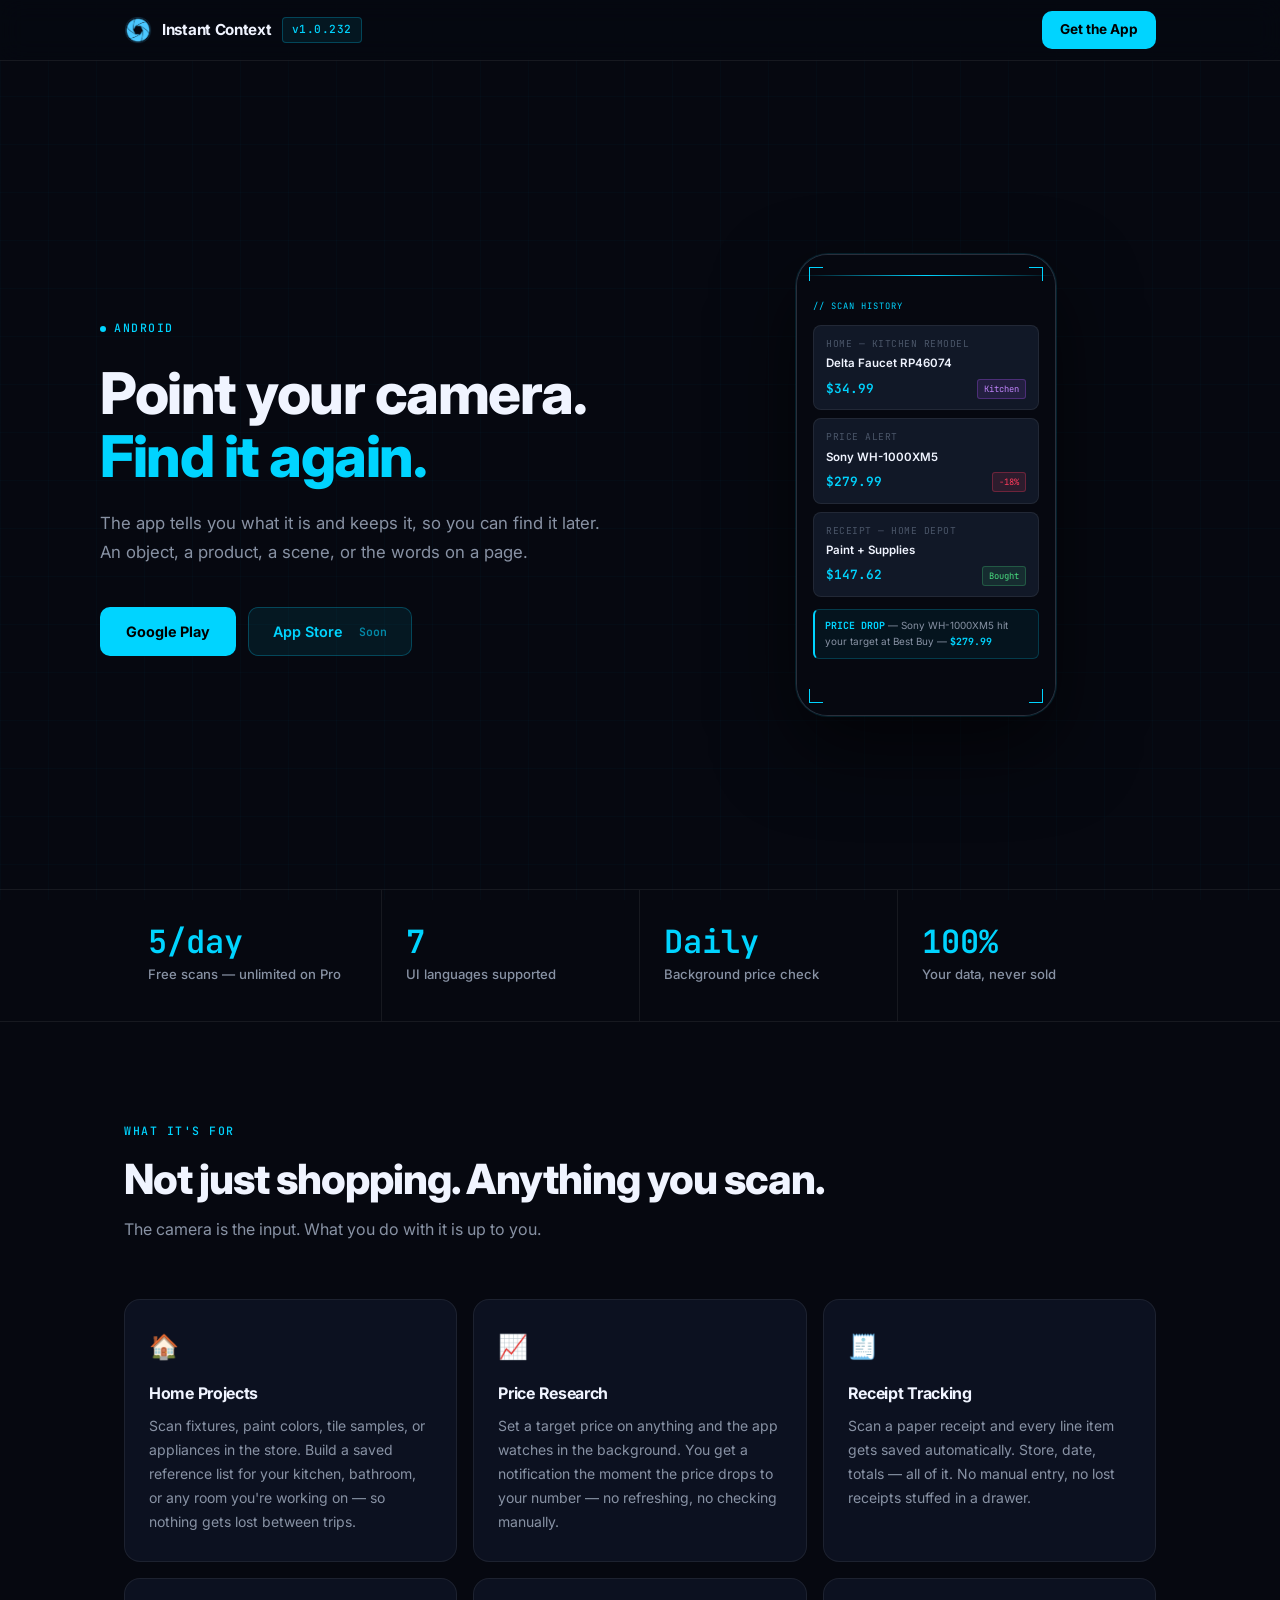
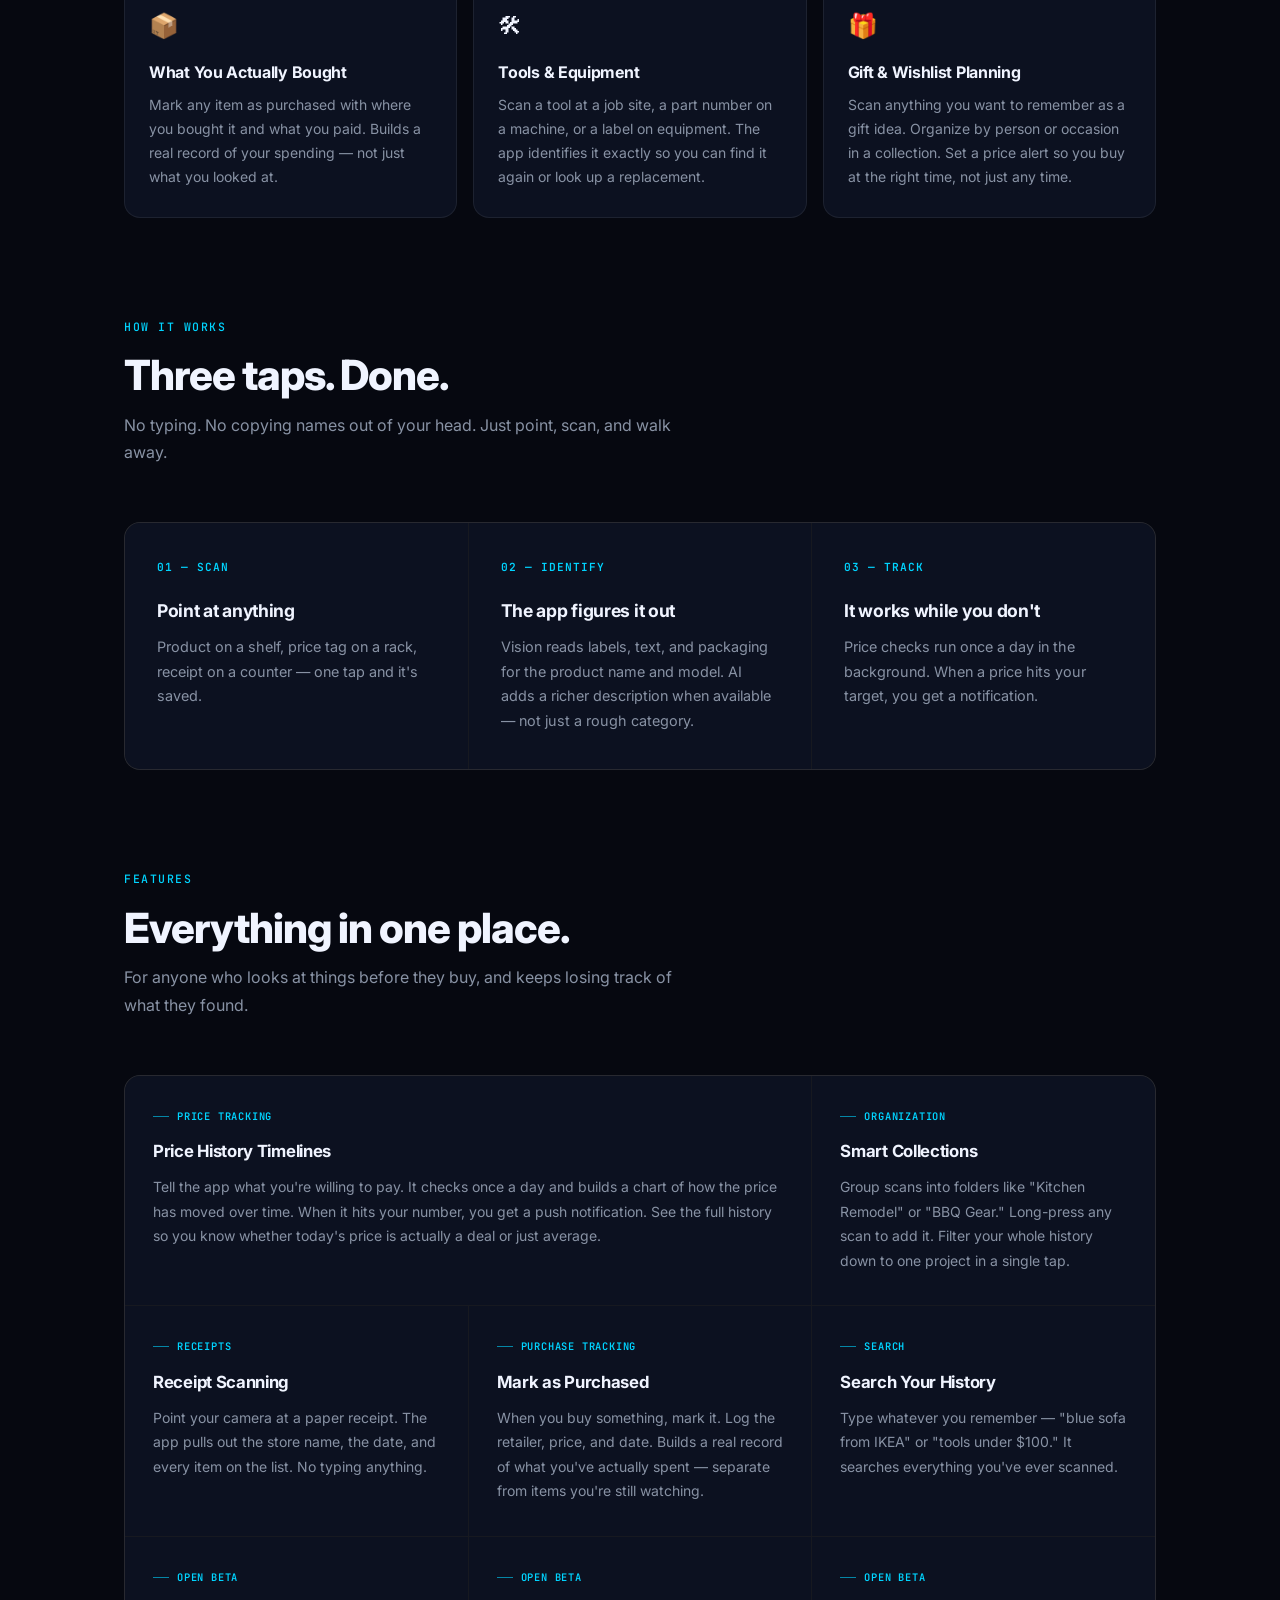
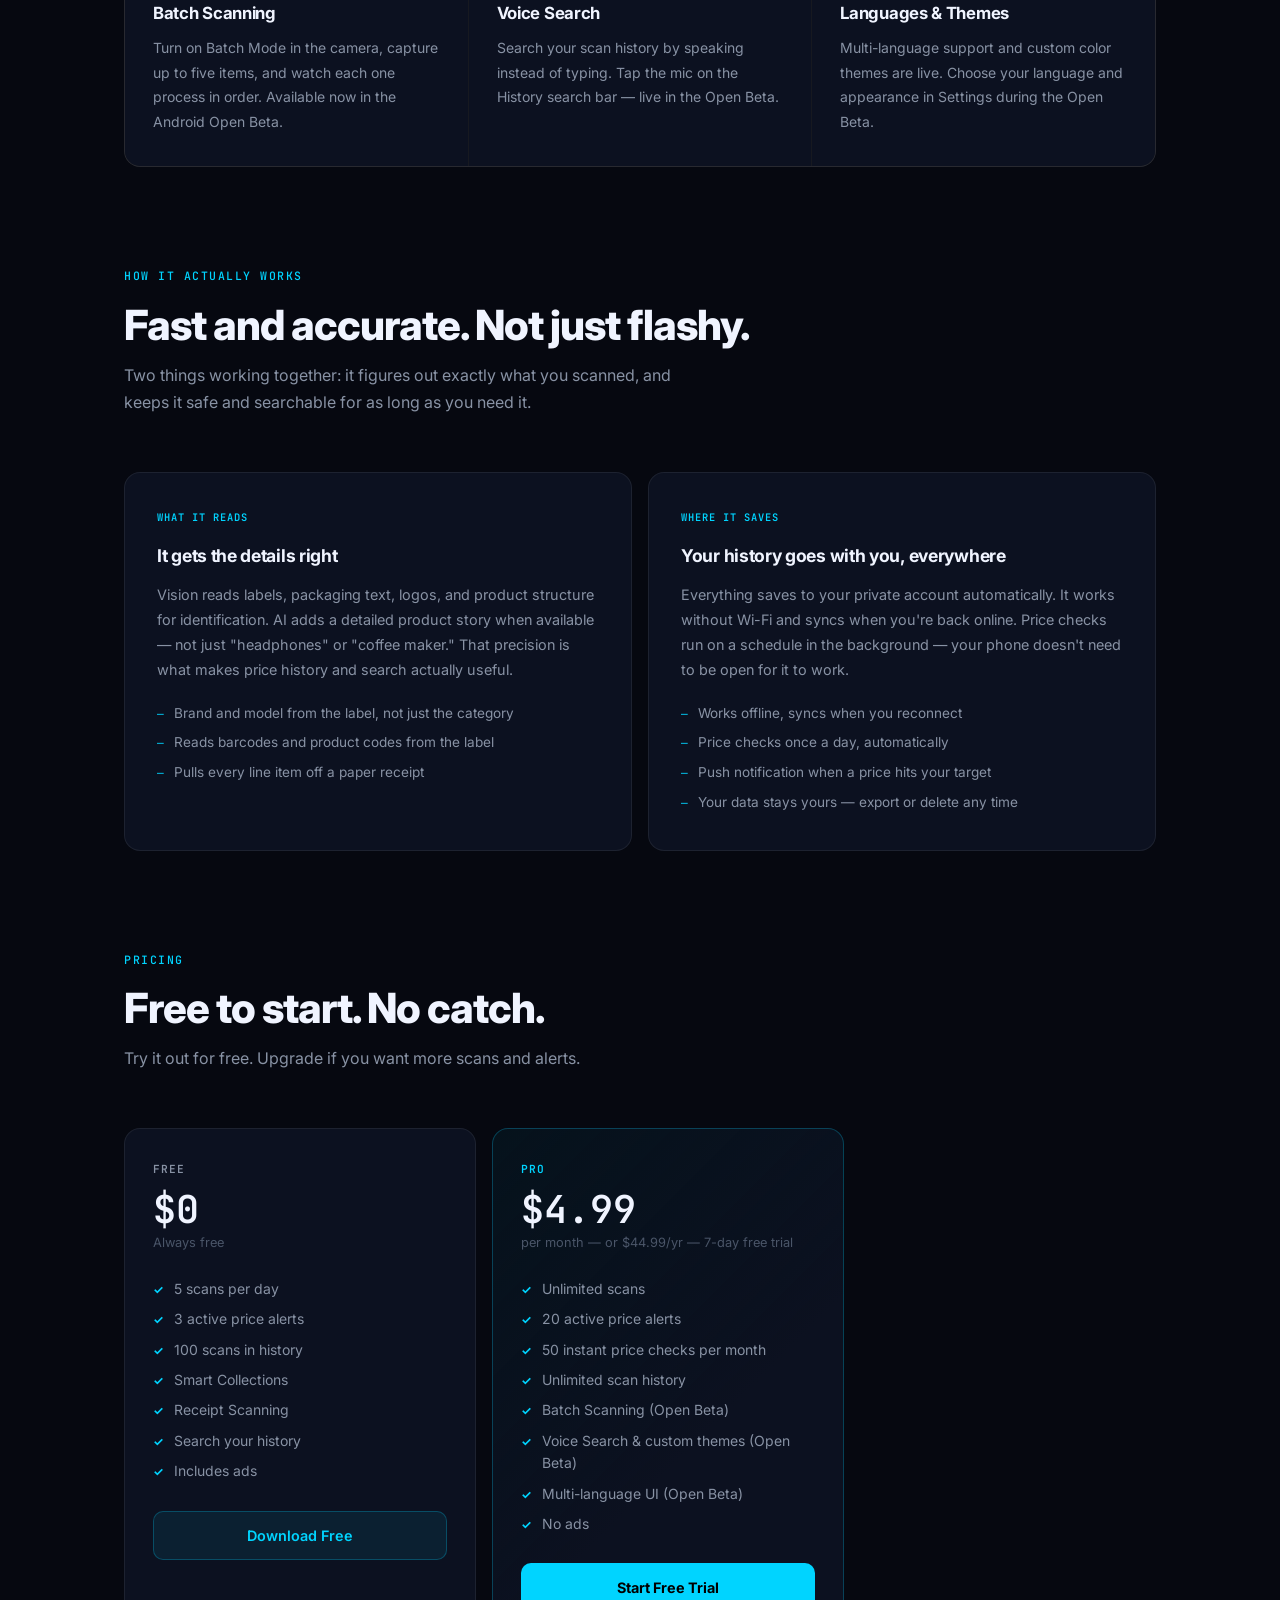
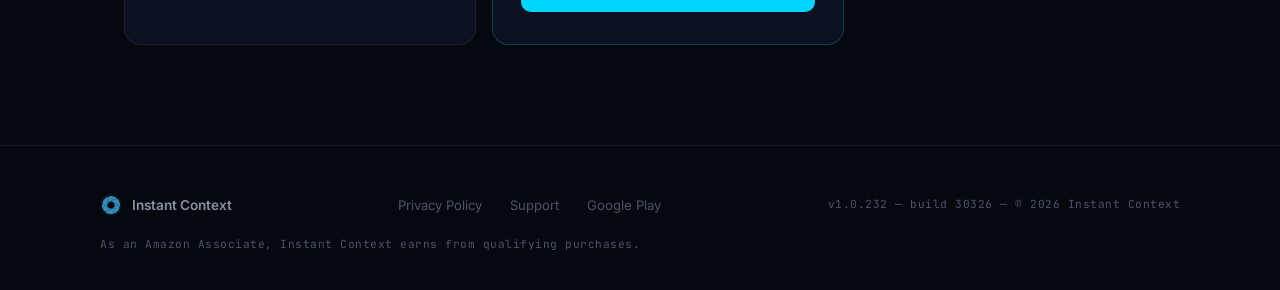
<file: index.html>
<!DOCTYPE html>
<html lang="en">
<head>
  <meta charset="UTF-8">
  <meta name="viewport" content="width=device-width, initial-scale=1.0">
  <link rel="icon" href="/favicon.ico" sizes="any">
  <link rel="icon" href="/favicon-32.png" type="image/png" sizes="32x32">
  <link rel="icon" href="/favicon.png" type="image/png" sizes="512x512">
  <link rel="apple-touch-icon" href="/icon.png">
  <title>Instant Context &#8212; Point your camera. Find it again.</title>
  <meta name="description" content="Point your camera at something. Instant Context tells you what it is and keeps it, so you can find it again.">
  <meta name="theme-color" content="#060810">
  <link rel="preconnect" href="https://fonts.googleapis.com">
  <link rel="preconnect" href="https://fonts.gstatic.com" crossorigin>
  <link href="https://fonts.googleapis.com/css2?family=Inter:wght@300;400;500;600;700;800&family=JetBrains+Mono:wght@400;500;600&display=swap" rel="stylesheet">
  <link rel="stylesheet" href="./css/site.css">
  <style>
    /* =============================================================
       RESET & BASE
    ============================================================= */
    *, *::before, *::after { margin: 0; padding: 0; box-sizing: border-box; }

    :root {
      --black:     #060810;
      --surface:   #0c1120;
      --surface-2: #111827;
      --border:    rgba(255,255,255,0.07);
      --border-hi: rgba(0,212,255,0.25);
      --cyan:      #00d4ff;
      --cyan-dim:  rgba(0,212,255,0.15);
      --cyan-glow: rgba(0,212,255,0.08);
      --red:       #ff3b5c;
      --text-hi:   #f0f4ff;
      --text-mid:  #8892a4;
      --text-lo:   #4a5568;
      --mono:      'JetBrains Mono', 'Courier New', monospace;
      --sans:      'Inter', -apple-system, BlinkMacSystemFont, sans-serif;
      --radius:    10px;
      --radius-lg: 16px;
    }

    html { scroll-behavior: smooth; }

    body {
      font-family: var(--sans);
      background-color: var(--black);
      color: var(--text-hi);
      line-height: 1.6;
      overflow-x: hidden;
      -webkit-font-smoothing: antialiased;
    }

    /* =============================================================
       GRID BACKGROUND
    ============================================================= */
    .grid-bg {
      position: fixed;
      inset: 0;
      pointer-events: none;
      z-index: 0;
      background-image:
        linear-gradient(rgba(0,212,255,0.025) 1px, transparent 1px),
        linear-gradient(90deg, rgba(0,212,255,0.025) 1px, transparent 1px);
      background-size: 48px 48px;
    }

    /* =============================================================
       LAYOUT
    ============================================================= */
    .wrap {
      position: relative;
      z-index: 1;
      max-width: 1080px;
      margin: 0 auto;
      padding: 0 24px;
    }

    /* =============================================================
       NAV
    ============================================================= */
    nav {
      position: sticky;
      top: 0;
      z-index: 100;
      border-bottom: 1px solid var(--border);
      background: rgba(6,8,16,0.88);
      backdrop-filter: blur(12px);
    }

    .nav-inner {
      display: flex;
      align-items: center;
      justify-content: space-between;
      height: 60px;
      max-width: 1080px;
      margin: 0 auto;
      padding: 0 24px;
    }

    .nav-brand {
      display: flex;
      align-items: center;
      gap: 10px;
      text-decoration: none;
    }

    .nav-brand img { height: 28px; width: auto; }

    .nav-brand-name {
      font-size: 0.95rem;
      font-weight: 700;
      color: var(--text-hi);
      letter-spacing: -0.3px;
    }

    .nav-pill {
      font-family: var(--mono);
      font-size: 0.7rem;
      font-weight: 500;
      color: var(--cyan);
      background: var(--cyan-glow);
      border: 1px solid var(--border-hi);
      padding: 3px 9px;
      border-radius: 4px;
      letter-spacing: 0.5px;
    }

    .nav-cta {
      display: inline-flex;
      align-items: center;
      gap: 6px;
      padding: 8px 18px;
      background: var(--cyan);
      color: #000;
      text-decoration: none;
      border-radius: var(--radius);
      font-size: 0.85rem;
      font-weight: 700;
      transition: opacity 0.15s;
    }

    .nav-cta:hover { opacity: 0.85; }

    /* =============================================================
       BUTTONS
    ============================================================= */
    .btn-primary {
      display: inline-flex;
      align-items: center;
      gap: 8px;
      padding: 13px 26px;
      background: var(--cyan);
      color: #000;
      text-decoration: none;
      border-radius: var(--radius);
      font-size: 0.9rem;
      font-weight: 700;
      transition: opacity 0.15s, transform 0.15s;
    }

    .btn-primary:hover { opacity: 0.88; transform: translateY(-1px); }

    .btn-secondary {
      display: inline-flex;
      align-items: center;
      gap: 8px;
      padding: 12px 24px;
      border: 1px solid var(--border-hi);
      color: var(--cyan);
      text-decoration: none;
      border-radius: var(--radius);
      font-size: 0.9rem;
      font-weight: 600;
      background: var(--cyan-glow);
      transition: background 0.15s, border-color 0.15s, transform 0.15s;
    }

    .btn-secondary:hover {
      background: var(--cyan-dim);
      border-color: var(--cyan);
      transform: translateY(-1px);
    }

    /* =============================================================
       SECTION TYPOGRAPHY
    ============================================================= */
    .section-label {
      font-family: var(--mono);
      font-size: 0.72rem;
      font-weight: 500;
      color: var(--cyan);
      letter-spacing: 1.5px;
      text-transform: uppercase;
      margin-bottom: 16px;
    }

    .section-title {
      font-size: clamp(1.8rem, 3.5vw, 2.6rem);
      font-weight: 800;
      letter-spacing: -1px;
      color: var(--text-hi);
      line-height: 1.15;
      margin-bottom: 12px;
    }

    /* =============================================================
       FOOTER
    ============================================================= */
    footer {
      position: relative;
      z-index: 1;
      border-top: 1px solid var(--border);
      padding: 48px 24px 36px;
    }

    .footer-inner {
      max-width: 1080px;
      margin: 0 auto;
      display: flex;
      align-items: center;
      justify-content: space-between;
      flex-wrap: wrap;
      gap: 20px;
    }

    .footer-brand { display: flex; align-items: center; gap: 10px; }
    .footer-brand img { height: 22px; width: auto; opacity: 0.7; }
    .footer-name { font-size: 0.85rem; font-weight: 600; color: var(--text-mid); }

    .footer-links { display: flex; gap: 28px; flex-wrap: wrap; }

    .footer-links a {
      font-size: 0.82rem;
      color: var(--text-lo);
      text-decoration: none;
      transition: color 0.15s;
    }

    .footer-links a:hover { color: var(--text-mid); }

    .footer-meta {
      font-family: var(--mono);
      font-size: 0.7rem;
      color: var(--text-lo);
      letter-spacing: 0.5px;
    }

    /* =============================================================
       ANIMATIONS
    ============================================================= */
    @keyframes scanLine {
      0%   { top: 0; opacity: 0; }
      5%   { opacity: 1; }
      95%  { opacity: 1; }
      100% { top: 100%; opacity: 0; }
    }

    @keyframes fadeUp {
      from { opacity: 0; transform: translateY(20px); }
      to   { opacity: 1; transform: translateY(0); }
    }

    @keyframes blink {
      0%, 100% { opacity: 1; }
      50%       { opacity: 0; }
    }

    /* =============================================================
       HERO
    ============================================================= */
    .hero {
      position: relative;
      z-index: 1;
      min-height: 92vh;
      display: flex;
      align-items: center;
      padding: 100px 24px 80px;
    }

    .hero-inner {
      max-width: 1080px;
      margin: 0 auto;
      display: grid;
      grid-template-columns: 1fr 1fr;
      gap: 64px;
      align-items: center;
    }

    .hero-kicker {
      display: inline-flex;
      align-items: center;
      gap: 8px;
      font-family: var(--mono);
      font-size: 0.72rem;
      font-weight: 500;
      color: var(--cyan);
      letter-spacing: 1.5px;
      text-transform: uppercase;
      margin-bottom: 24px;
    }

    .hero-kicker::before {
      content: '';
      display: block;
      width: 6px;
      height: 6px;
      border-radius: 50%;
      background: var(--cyan);
      animation: blink 1.4s ease-in-out infinite;
    }

    .hero h1 {
      font-size: clamp(2.4rem, 5vw, 3.6rem);
      font-weight: 800;
      letter-spacing: -1.5px;
      line-height: 1.1;
      color: var(--text-hi);
      margin-bottom: 20px;
    }

    .hero h1 em {
      font-style: normal;
      color: var(--cyan);
    }

    .hero-sub {
      font-size: 1.05rem;
      color: var(--text-mid);
      line-height: 1.75;
      margin-bottom: 40px;
      font-weight: 400;
    }

    .hero-cta-row {
      display: flex;
      gap: 12px;
      flex-wrap: wrap;
    }

    /* =============================================================
       PHONE MOCKUP
    ============================================================= */
    .hero-mockup {
      position: relative;
      display: flex;
      justify-content: center;
      align-items: center;
    }

    .mockup-frame {
      position: relative;
      width: 260px;
      border-radius: 32px;
      border: 1px solid rgba(255,255,255,0.12);
      background: var(--surface);
      overflow: hidden;
      box-shadow: 0 0 0 1px rgba(0,212,255,0.12), 0 32px 80px rgba(0,0,0,0.6);
      animation: fadeUp 0.8s 0.3s both;
    }

    .mockup-screen {
      padding: 20px 16px;
      min-height: 460px;
      position: relative;
      background: var(--black);
    }

    .scan-sweep {
      position: absolute;
      left: 0;
      right: 0;
      height: 1px;
      background: linear-gradient(90deg, transparent, var(--cyan), transparent);
      animation: scanLine 3s ease-in-out infinite;
    }

    .corner { position: absolute; width: 14px; height: 14px; }
    .corner-tl { top: 12px; left: 12px; border-top: 1.5px solid var(--cyan); border-left: 1.5px solid var(--cyan); }
    .corner-tr { top: 12px; right: 12px; border-top: 1.5px solid var(--cyan); border-right: 1.5px solid var(--cyan); }
    .corner-bl { bottom: 12px; left: 12px; border-bottom: 1.5px solid var(--cyan); border-left: 1.5px solid var(--cyan); }
    .corner-br { bottom: 12px; right: 12px; border-bottom: 1.5px solid var(--cyan); border-right: 1.5px solid var(--cyan); }

    .mock-header {
      font-family: var(--mono);
      font-size: 0.55rem;
      color: var(--cyan);
      letter-spacing: 1px;
      text-transform: uppercase;
      margin-bottom: 12px;
      padding-top: 24px;
    }

    .mock-card {
      background: var(--surface-2);
      border: 1px solid var(--border);
      border-radius: 8px;
      padding: 10px 12px;
      margin-bottom: 8px;
    }

    .mock-card-label {
      font-size: 0.6rem;
      color: var(--text-lo);
      font-family: var(--mono);
      text-transform: uppercase;
      letter-spacing: 0.5px;
      margin-bottom: 3px;
    }

    .mock-card-name {
      font-size: 0.72rem;
      font-weight: 600;
      color: var(--text-hi);
      margin-bottom: 6px;
      white-space: nowrap;
      overflow: hidden;
      text-overflow: ellipsis;
    }

    .mock-price-row {
      display: flex;
      justify-content: space-between;
      align-items: center;
    }

    .mock-price {
      font-family: var(--mono);
      font-size: 0.8rem;
      font-weight: 600;
      color: var(--cyan);
    }

    .mock-badge {
      font-family: var(--mono);
      font-size: 0.55rem;
      padding: 2px 6px;
      border-radius: 3px;
    }

    .mock-badge-active  { background: rgba(0,212,255,0.12); color: var(--cyan); border: 1px solid rgba(0,212,255,0.3); }
    .mock-badge-drop    { background: rgba(255,59,92,0.12);  color: var(--red);  border: 1px solid rgba(255,59,92,0.3); }
    .mock-badge-bought  { background: rgba(74,222,128,0.1);  color: #4ade80;     border: 1px solid rgba(74,222,128,0.25); }
    .mock-badge-collect { background: rgba(168,85,247,0.12); color: #c084fc;     border: 1px solid rgba(168,85,247,0.3); }

    .mock-alert {
      margin-top: 12px;
      background: rgba(0,212,255,0.06);
      border: 1px solid rgba(0,212,255,0.2);
      border-left: 2px solid var(--cyan);
      border-radius: 6px;
      padding: 8px 10px;
      font-size: 0.62rem;
      color: var(--text-mid);
      line-height: 1.5;
    }

    .mock-alert strong { color: var(--cyan); font-family: var(--mono); }

    /* =============================================================
       STATS ROW
    ============================================================= */
    .stats-section {
      position: relative;
      z-index: 1;
      border-top: 1px solid var(--border);
      border-bottom: 1px solid var(--border);
    }

    .stats-inner {
      max-width: 1080px;
      margin: 0 auto;
      padding: 0 24px;
      display: grid;
      grid-template-columns: repeat(4, 1fr);
    }

    .stat-item {
      padding: 36px 24px;
      border-right: 1px solid var(--border);
      animation: fadeUp 0.5s both;
    }

    .stat-item:last-child { border-right: none; }
    .stat-item:nth-child(1) { animation-delay: 0.1s; }
    .stat-item:nth-child(2) { animation-delay: 0.2s; }
    .stat-item:nth-child(3) { animation-delay: 0.3s; }
    .stat-item:nth-child(4) { animation-delay: 0.4s; }

    .stat-num {
      font-family: var(--mono);
      font-size: 2rem;
      font-weight: 600;
      color: var(--cyan);
      line-height: 1;
      margin-bottom: 6px;
    }

    .stat-label { font-size: 0.82rem; color: var(--text-mid); font-weight: 500; }

    /* =============================================================
       SECTIONS
    ============================================================= */
    .section {
      position: relative;
      z-index: 1;
      padding: 100px 24px;
    }

    .section-sub {
      font-size: 1rem;
      color: var(--text-mid);
      max-width: 560px;
      line-height: 1.7;
      margin-bottom: 56px;
    }

    /* =============================================================
       HOW IT WORKS STEPS
    ============================================================= */
    .steps-row {
      display: grid;
      grid-template-columns: repeat(3, 1fr);
      gap: 1px;
      background: var(--border);
      border: 1px solid var(--border);
      border-radius: var(--radius-lg);
      overflow: hidden;
    }

    .step {
      background: var(--surface);
      padding: 36px 32px;
      transition: background 0.2s;
    }

    .step:hover { background: var(--surface-2); }

    .step-num {
      font-family: var(--mono);
      font-size: 0.7rem;
      font-weight: 600;
      color: var(--cyan);
      letter-spacing: 1px;
      margin-bottom: 20px;
    }

    .step-title {
      font-size: 1.1rem;
      font-weight: 700;
      color: var(--text-hi);
      letter-spacing: -0.3px;
      margin-bottom: 10px;
    }

    .step-text { font-size: 0.9rem; color: var(--text-mid); line-height: 1.7; }

    /* =============================================================
       USE CASES (replaces shopping-only framing)
    ============================================================= */
    .usecases-grid {
      display: grid;
      grid-template-columns: repeat(3, 1fr);
      gap: 16px;
    }

    .usecase-card {
      background: var(--surface);
      border: 1px solid var(--border);
      border-radius: var(--radius-lg);
      padding: 28px 24px;
      transition: border-color 0.2s, background 0.2s;
    }

    .usecase-card:hover { border-color: var(--border-hi); background: var(--surface-2); }

    .usecase-icon {
      font-size: 1.5rem;
      margin-bottom: 14px;
      display: block;
    }

    .usecase-title {
      font-size: 1rem;
      font-weight: 700;
      color: var(--text-hi);
      letter-spacing: -0.3px;
      margin-bottom: 8px;
    }

    .usecase-text { font-size: 0.875rem; color: var(--text-mid); line-height: 1.7; }

    /* =============================================================
       FEATURES GRID
    ============================================================= */
    .features-grid {
      display: grid;
      grid-template-columns: repeat(3, 1fr);
      gap: 1px;
      background: var(--border);
      border: 1px solid var(--border);
      border-radius: var(--radius-lg);
      overflow: hidden;
    }

    .feature-card {
      background: var(--surface);
      padding: 32px 28px;
      transition: background 0.2s;
      position: relative;
    }

    .feature-card:hover { background: var(--surface-2); }

    .feature-card::before {
      content: '';
      position: absolute;
      top: 0; left: 0; right: 0;
      height: 1px;
      background: var(--cyan);
      transform: scaleX(0);
      transform-origin: left;
      transition: transform 0.3s ease;
    }

    .feature-card:hover::before { transform: scaleX(1); }

    .feature-tag {
      font-family: var(--mono);
      font-size: 0.65rem;
      font-weight: 600;
      color: var(--cyan);
      letter-spacing: 0.8px;
      text-transform: uppercase;
      margin-bottom: 14px;
      display: flex;
      align-items: center;
      gap: 8px;
    }

    .feature-tag::before {
      content: '';
      display: block;
      width: 16px;
      height: 1px;
      background: var(--cyan);
      opacity: 0.6;
    }

    .feature-tag-soon {
      color: #f59e0b;
    }

    .feature-tag-soon::before { background: #f59e0b; }

    .feature-card:has(.feature-tag-soon) { opacity: 0.7; }
    .feature-card:has(.feature-tag-soon):hover { opacity: 1; }

    .feature-name {
      font-size: 1.05rem;
      font-weight: 700;
      color: var(--text-hi);
      letter-spacing: -0.3px;
      margin-bottom: 10px;
    }

    .feature-desc { font-size: 0.875rem; color: var(--text-mid); line-height: 1.75; }

    .feature-wide { grid-column: span 2; }

    /* =============================================================
       HOW IT WORKS TECH
    ============================================================= */
    .tech-grid {
      display: grid;
      grid-template-columns: 1fr 1fr;
      gap: 16px;
    }

    .tech-card {
      background: var(--surface);
      border: 1px solid var(--border);
      border-radius: var(--radius-lg);
      padding: 36px 32px;
      transition: border-color 0.2s;
    }

    .tech-card:hover { border-color: var(--border-hi); }

    .tech-card-label {
      font-family: var(--mono);
      font-size: 0.65rem;
      font-weight: 600;
      color: var(--cyan);
      letter-spacing: 1px;
      text-transform: uppercase;
      margin-bottom: 16px;
    }

    .tech-card h3 {
      font-size: 1.1rem;
      font-weight: 700;
      color: var(--text-hi);
      letter-spacing: -0.3px;
      margin-bottom: 12px;
    }

    .tech-card p { font-size: 0.9rem; color: var(--text-mid); line-height: 1.75; margin-bottom: 20px; }

    .tech-list { list-style: none; display: flex; flex-direction: column; gap: 8px; }

    .tech-list li {
      display: flex;
      align-items: baseline;
      gap: 10px;
      font-size: 0.85rem;
      color: var(--text-mid);
    }

    .tech-list li::before {
      content: '\2014';
      color: var(--cyan);
      font-family: var(--mono);
      font-size: 0.7rem;
      flex-shrink: 0;
    }

    /* =============================================================
       PRICING
    ============================================================= */
    .pricing-grid {
      display: grid;
      grid-template-columns: 1fr 1fr;
      gap: 16px;
      max-width: 720px;
    }

    .price-card {
      background: var(--surface);
      border: 1px solid var(--border);
      border-radius: var(--radius-lg);
      padding: 32px 28px;
    }

    .price-card-featured {
      border-color: var(--border-hi);
      background: linear-gradient(135deg, rgba(0,212,255,0.05) 0%, var(--surface) 60%);
    }

    .price-tier {
      font-family: var(--mono);
      font-size: 0.7rem;
      font-weight: 600;
      color: var(--text-mid);
      letter-spacing: 1px;
      text-transform: uppercase;
      margin-bottom: 12px;
    }

    .price-card-featured .price-tier { color: var(--cyan); }

    .price-amount {
      font-family: var(--mono);
      font-size: 2.4rem;
      font-weight: 600;
      color: var(--text-hi);
      line-height: 1;
      margin-bottom: 4px;
    }

    .price-period { font-size: 0.8rem; color: var(--text-lo); margin-bottom: 24px; }

    .price-list {
      list-style: none;
      display: flex;
      flex-direction: column;
      gap: 8px;
      margin-bottom: 28px;
    }

    .price-list li {
      display: flex;
      align-items: baseline;
      gap: 10px;
      font-size: 0.875rem;
      color: var(--text-mid);
    }

    .price-list li::before {
      content: '\2713';
      color: var(--cyan);
      font-size: 0.75rem;
      font-weight: 700;
      flex-shrink: 0;
    }

    /* =============================================================
       RESPONSIVE (index-only)
    ============================================================= */
    @media (max-width: 860px) {
      .hero-inner { grid-template-columns: 1fr; gap: 48px; text-align: center; }
      .hero-kicker { justify-content: center; }
      .hero-cta-row { justify-content: center; }
      .hero-mockup { order: -1; }
      .mockup-frame { width: 220px; }
      .mockup-screen { min-height: 380px; }
      .stats-inner { grid-template-columns: 1fr 1fr; }
      .stat-item:nth-child(2) { border-right: none; }
      .stat-item:nth-child(3) { border-top: 1px solid var(--border); }
      .stat-item:nth-child(4) { border-top: 1px solid var(--border); border-right: none; }
      .steps-row { grid-template-columns: 1fr; }
      .step { border-bottom: 1px solid var(--border); }
      .step:last-child { border-bottom: none; }
      .usecases-grid { grid-template-columns: 1fr 1fr; }
      .features-grid { grid-template-columns: 1fr; }
      .feature-wide { grid-column: span 1; }
      .tech-grid { grid-template-columns: 1fr; }
      .pricing-grid { grid-template-columns: 1fr; max-width: 400px; }
    }

    @media (max-width: 560px) {
      .nav-pill { display: none; }
      .hero { padding: 80px 24px 60px; }
      .section { padding: 72px 24px; }
      .stat-item { padding: 24px 16px; }
      .usecases-grid { grid-template-columns: 1fr; }
      .footer-inner { flex-direction: column; align-items: flex-start; gap: 16px; }
    }
  </style>
</head>
<body>

  <div class="grid-bg"></div>

  <!-- NAV -->
  <nav>
    <div class="nav-inner">
      <a href="/" class="nav-brand">
        <img src="./app-logo.png" alt="Instant Context">
        <span class="nav-brand-name">Instant Context</span>
        <span class="nav-pill" id="nav-version">v1.0.232</span>
      </a>
      <a href="https://play.google.com/store/apps/details?id=com.instantcontext.app"
         class="nav-cta" target="_blank" rel="noopener">
        Get the App
      </a>
    </div>
  </nav>

  <!-- HERO -->
  <section class="hero">
    <div class="hero-inner">

      <div>
        <div class="hero-kicker">Android</div>
        <h1>Point your camera.<br><em>Find it again.</em></h1>
        <p class="hero-sub">
          The app tells you what it is and keeps it, so you can find it later.
          An object, a product, a scene, or the words on a page.
        </p>
        <div class="hero-cta-row">
          <a href="https://play.google.com/store/apps/details?id=com.instantcontext.app"
             class="btn-primary" target="_blank" rel="noopener">
            Google Play
          </a>
          <a href="#" class="btn-secondary" aria-label="iOS App Store, coming soon">
            App Store &nbsp;<span style="font-family:var(--mono);font-size:0.72rem;opacity:0.6">Soon</span>
          </a>
        </div>
      </div>

      <!-- Phone mockup -->
      <div class="hero-mockup">
        <div class="mockup-frame">
          <div class="mockup-screen">
            <div class="scan-sweep"></div>
            <div class="corner corner-tl"></div>
            <div class="corner corner-tr"></div>
            <div class="corner corner-bl"></div>
            <div class="corner corner-br"></div>

            <div class="mock-header">// Scan History</div>

            <div class="mock-card">
              <div class="mock-card-label">Home &mdash; Kitchen Remodel</div>
              <div class="mock-card-name">Delta Faucet RP46074</div>
              <div class="mock-price-row">
                <span class="mock-price">$34.99</span>
                <span class="mock-badge mock-badge-collect">Kitchen</span>
              </div>
            </div>

            <div class="mock-card">
              <div class="mock-card-label">Price Alert</div>
              <div class="mock-card-name">Sony WH-1000XM5</div>
              <div class="mock-price-row">
                <span class="mock-price">$279.99</span>
                <span class="mock-badge mock-badge-drop">-18%</span>
              </div>
            </div>

            <div class="mock-card">
              <div class="mock-card-label">Receipt &mdash; Home Depot</div>
              <div class="mock-card-name">Paint + Supplies</div>
              <div class="mock-price-row">
                <span class="mock-price">$147.62</span>
                <span class="mock-badge mock-badge-bought">Bought</span>
              </div>
            </div>

            <div class="mock-alert">
              <strong>PRICE DROP</strong> &mdash; Sony WH-1000XM5
              hit your target at Best Buy &mdash; <strong>$279.99</strong>
            </div>
          </div>
        </div>
      </div>

    </div>
  </section>

  <!-- STATS -->
  <div class="stats-section">
    <div class="stats-inner">
      <div class="stat-item">
        <div class="stat-num">5/day</div>
        <div class="stat-label">Free scans &mdash; unlimited on Pro</div>
      </div>
      <div class="stat-item">
        <div class="stat-num">7</div>
        <div class="stat-label">UI languages supported</div>
      </div>
      <div class="stat-item">
        <div class="stat-num">Daily</div>
        <div class="stat-label">Background price check</div>
      </div>
      <div class="stat-item">
        <div class="stat-num">100%</div>
        <div class="stat-label">Your data, never sold</div>
      </div>
    </div>
  </div>

  <!-- WHAT YOU CAN DO -->
  <section class="section">
    <div class="wrap">
      <div class="section-label">What It's For</div>
      <h2 class="section-title">Not just shopping. Anything you scan.</h2>
      <p class="section-sub">
        The camera is the input. What you do with it is up to you.
      </p>

      <div class="usecases-grid">
        <div class="usecase-card">
          <span class="usecase-icon">&#127968;</span>
          <div class="usecase-title">Home Projects</div>
          <div class="usecase-text">
            Scan fixtures, paint colors, tile samples, or appliances in the store.
            Build a saved reference list for your kitchen, bathroom, or any room
            you're working on &#8212; so nothing gets lost between trips.
          </div>
        </div>
        <div class="usecase-card">
          <span class="usecase-icon">&#128200;</span>
          <div class="usecase-title">Price Research</div>
          <div class="usecase-text">
            Set a target price on anything and the app watches in the background.
            You get a notification the moment the price drops to your number &#8212;
            no refreshing, no checking manually.
          </div>
        </div>
        <div class="usecase-card">
          <span class="usecase-icon">&#129534;</span>
          <div class="usecase-title">Receipt Tracking</div>
          <div class="usecase-text">
            Scan a paper receipt and every line item gets saved automatically.
            Store, date, totals &#8212; all of it. No manual entry, no lost receipts
            stuffed in a drawer.
          </div>
        </div>
        <div class="usecase-card">
          <span class="usecase-icon">&#128230;</span>
          <div class="usecase-title">What You Actually Bought</div>
          <div class="usecase-text">
            Mark any item as purchased with where you bought it and what you paid.
            Builds a real record of your spending &#8212; not just what you looked at.
          </div>
        </div>
        <div class="usecase-card">
          <span class="usecase-icon">&#128736;</span>
          <div class="usecase-title">Tools &amp; Equipment</div>
          <div class="usecase-text">
            Scan a tool at a job site, a part number on a machine, or a label on
            equipment. The app identifies it exactly so you can find it again or
            look up a replacement.
          </div>
        </div>
        <div class="usecase-card">
          <span class="usecase-icon">&#127873;</span>
          <div class="usecase-title">Gift &amp; Wishlist Planning</div>
          <div class="usecase-text">
            Scan anything you want to remember as a gift idea. Organize by person
            or occasion in a collection. Set a price alert so you buy at the right
            time, not just any time.
          </div>
        </div>
      </div>
    </div>
  </section>

  <!-- HOW IT WORKS -->
  <section class="section" style="padding-top:0;">
    <div class="wrap">
      <div class="section-label">How It Works</div>
      <h2 class="section-title">Three taps. Done.</h2>
      <p class="section-sub">
        No typing. No copying names out of your head. Just point, scan, and walk away.
      </p>

      <div class="steps-row">
        <div class="step">
          <div class="step-num">01 &mdash; SCAN</div>
          <div class="step-title">Point at anything</div>
          <div class="step-text">
            Product on a shelf, price tag on a rack, receipt on a counter &#8212;
            one tap and it's saved.
          </div>
        </div>
        <div class="step">
          <div class="step-num">02 &mdash; IDENTIFY</div>
          <div class="step-title">The app figures it out</div>
          <div class="step-text">
            Vision reads labels, text, and packaging for the product name and model.
            AI adds a richer description when available &#8212; not just a rough category.
          </div>
        </div>
        <div class="step">
          <div class="step-num">03 &mdash; TRACK</div>
          <div class="step-title">It works while you don't</div>
          <div class="step-text">
            Price checks run once a day in the background. When a price
            hits your target, you get a notification.
          </div>
        </div>
      </div>
    </div>
  </section>

  <!-- FEATURES -->
  <section id="features" class="section" style="padding-top:0;">
    <div class="wrap">
      <div class="section-label">Features</div>
      <h2 class="section-title">Everything in one place.</h2>
      <p class="section-sub">
        For anyone who looks at things before they buy, and keeps losing track of what they found.
      </p>

      <div class="features-grid">

        <div class="feature-card feature-wide">
          <div class="feature-tag">Price Tracking</div>
          <div class="feature-name">Price History Timelines</div>
          <div class="feature-desc">
            Tell the app what you're willing to pay. It checks once a day
            and builds a chart of how the price has moved over time. When it hits
            your number, you get a push notification. See the full history so you
            know whether today's price is actually a deal or just average.
          </div>
        </div>

        <div class="feature-card">
          <div class="feature-tag">Organization</div>
          <div class="feature-name">Smart Collections</div>
          <div class="feature-desc">
            Group scans into folders like "Kitchen Remodel" or "BBQ Gear."
            Long-press any scan to add it. Filter your whole history down to
            one project in a single tap.
          </div>
        </div>

        <div class="feature-card">
          <div class="feature-tag">Receipts</div>
          <div class="feature-name">Receipt Scanning</div>
          <div class="feature-desc">
            Point your camera at a paper receipt. The app pulls out the store
            name, the date, and every item on the list. No typing anything.
          </div>
        </div>

        <div class="feature-card">
          <div class="feature-tag">Purchase Tracking</div>
          <div class="feature-name">Mark as Purchased</div>
          <div class="feature-desc">
            When you buy something, mark it. Log the retailer, price, and date.
            Builds a real record of what you've actually spent &#8212; separate from
            items you're still watching.
          </div>
        </div>

        <div class="feature-card">
          <div class="feature-tag">Search</div>
          <div class="feature-name">Search Your History</div>
          <div class="feature-desc">
            Type whatever you remember &#8212; "blue sofa from IKEA" or "tools under
            $100." It searches everything you've ever scanned.
          </div>
        </div>

        <div class="feature-card">
          <div class="feature-tag">Open Beta</div>
          <div class="feature-name">Batch Scanning</div>
          <div class="feature-desc">
            Turn on Batch Mode in the camera, capture up to five items, and watch
            each one process in order. Available now in the Android Open Beta.
          </div>
        </div>

        <div class="feature-card">
          <div class="feature-tag">Open Beta</div>
          <div class="feature-name">Voice Search</div>
          <div class="feature-desc">
            Search your scan history by speaking instead of typing. Tap the mic on
            the History search bar — live in the Open Beta.
          </div>
        </div>

        <div class="feature-card">
          <div class="feature-tag">Open Beta</div>
          <div class="feature-name">Languages &amp; Themes</div>
          <div class="feature-desc">
            Multi-language support and custom color themes are live. Choose your
            language and appearance in Settings during the Open Beta.
          </div>
        </div>

      </div>
    </div>
  </section>

  <!-- HOW IT ACTUALLY WORKS -->
  <section class="section" style="padding-top:0;">
    <div class="wrap">
      <div class="section-label">How It Actually Works</div>
      <h2 class="section-title">Fast and accurate. Not just flashy.</h2>
      <p class="section-sub">
        Two things working together: it figures out exactly what you scanned,
        and keeps it safe and searchable for as long as you need it.
      </p>

      <div class="tech-grid">
        <div class="tech-card">
          <div class="tech-card-label">What It Reads</div>
          <h3>It gets the details right</h3>
          <p>
            Vision reads labels, packaging text, logos, and product structure for
            identification. AI adds a detailed product story when available &#8212;
            not just "headphones" or "coffee maker." That precision is what makes
            price history and search actually useful.
          </p>
          <ul class="tech-list">
            <li>Brand and model from the label, not just the category</li>
            <li>Reads barcodes and product codes from the label</li>
            <li>Pulls every line item off a paper receipt</li>
          </ul>
        </div>
        <div class="tech-card">
          <div class="tech-card-label">Where It Saves</div>
          <h3>Your history goes with you, everywhere</h3>
          <p>
            Everything saves to your private account automatically. It works
            without Wi-Fi and syncs when you're back online. Price checks run
            on a schedule in the background &#8212; your phone doesn't need to be
            open for it to work.
          </p>
          <ul class="tech-list">
            <li>Works offline, syncs when you reconnect</li>
            <li>Price checks once a day, automatically</li>
            <li>Push notification when a price hits your target</li>
            <li>Your data stays yours &#8212; export or delete any time</li>
          </ul>
        </div>
      </div>
    </div>
  </section>

  <!-- PRICING -->
  <section class="section" style="padding-top:0;" id="pricing">
    <div class="wrap">
      <div class="section-label">Pricing</div>
      <h2 class="section-title">Free to start. No catch.</h2>
      <p class="section-sub">Try it out for free. Upgrade if you want more scans and alerts.</p>

      <div class="pricing-grid">
        <div class="price-card">
          <div class="price-tier">Free</div>
          <div class="price-amount">$0</div>
          <div class="price-period">Always free</div>
          <ul class="price-list">
            <li>5 scans per day</li>
            <li>3 active price alerts</li>
            <li>100 scans in history</li>
            <li>Smart Collections</li>
            <li>Receipt Scanning</li>
            <li>Search your history</li>
            <li>Includes ads</li>
          </ul>
          <a href="https://play.google.com/store/apps/details?id=com.instantcontext.app"
             class="btn-secondary" style="width:100%;justify-content:center;"
             target="_blank" rel="noopener">
            Download Free
          </a>
        </div>

        <div class="price-card price-card-featured">
          <div class="price-tier">Pro</div>
          <div class="price-amount">$4.99</div>
          <div class="price-period">per month &mdash; or $44.99/yr &mdash; 7-day free trial</div>
          <ul class="price-list">
            <li>Unlimited scans</li>
            <li>20 active price alerts</li>
            <li>50 instant price checks per month</li>
            <li>Unlimited scan history</li>
            <li>Batch Scanning (Open Beta)</li>
            <li>Voice Search &amp; custom themes (Open Beta)</li>
            <li>Multi-language UI (Open Beta)</li>
            <li>No ads</li>
          </ul>
          <a href="https://play.google.com/store/apps/details?id=com.instantcontext.app"
             class="btn-primary" style="width:100%;justify-content:center;"
             target="_blank" rel="noopener">
            Start Free Trial
          </a>
        </div>
      </div>
    </div>
  </section>

  <!-- FOOTER -->
  <footer>
    <div class="footer-inner">
      <div class="footer-brand">
        <img src="./app-logo.png" alt="Instant Context">
        <span class="footer-name">Instant Context</span>
      </div>

      <div class="footer-links">
        <a href="/privacy-policy.html">Privacy Policy</a>
        <a href="mailto:support@instantcontext.app">Support</a>
        <a href="https://play.google.com/store/apps/details?id=com.instantcontext.app"
           target="_blank" rel="noopener">Google Play</a>
      </div>

      <div class="footer-meta" id="footer-version">
        v1.0.232 &mdash; build 30326 &mdash; &copy; 2026 Instant Context
      </div>
      <div class="footer-meta">
        As an Amazon Associate, Instant Context earns from qualifying purchases.
      </div>
    </div>
  </footer>

  <script>
    fetch('./version.json')
      .then(function(r) { return r.json(); })
      .then(function(v) {
        var nav = document.getElementById('nav-version');
        var footer = document.getElementById('footer-version');
        if (nav) nav.textContent = 'v' + v.version;
        if (footer) footer.textContent = 'v' + v.version + ' \u2014 build ' + v.build + ' \u2014 \u00A9 2026 Instant Context';
      })
      .catch(function() {});
  </script>
</body>
</html>
</file>
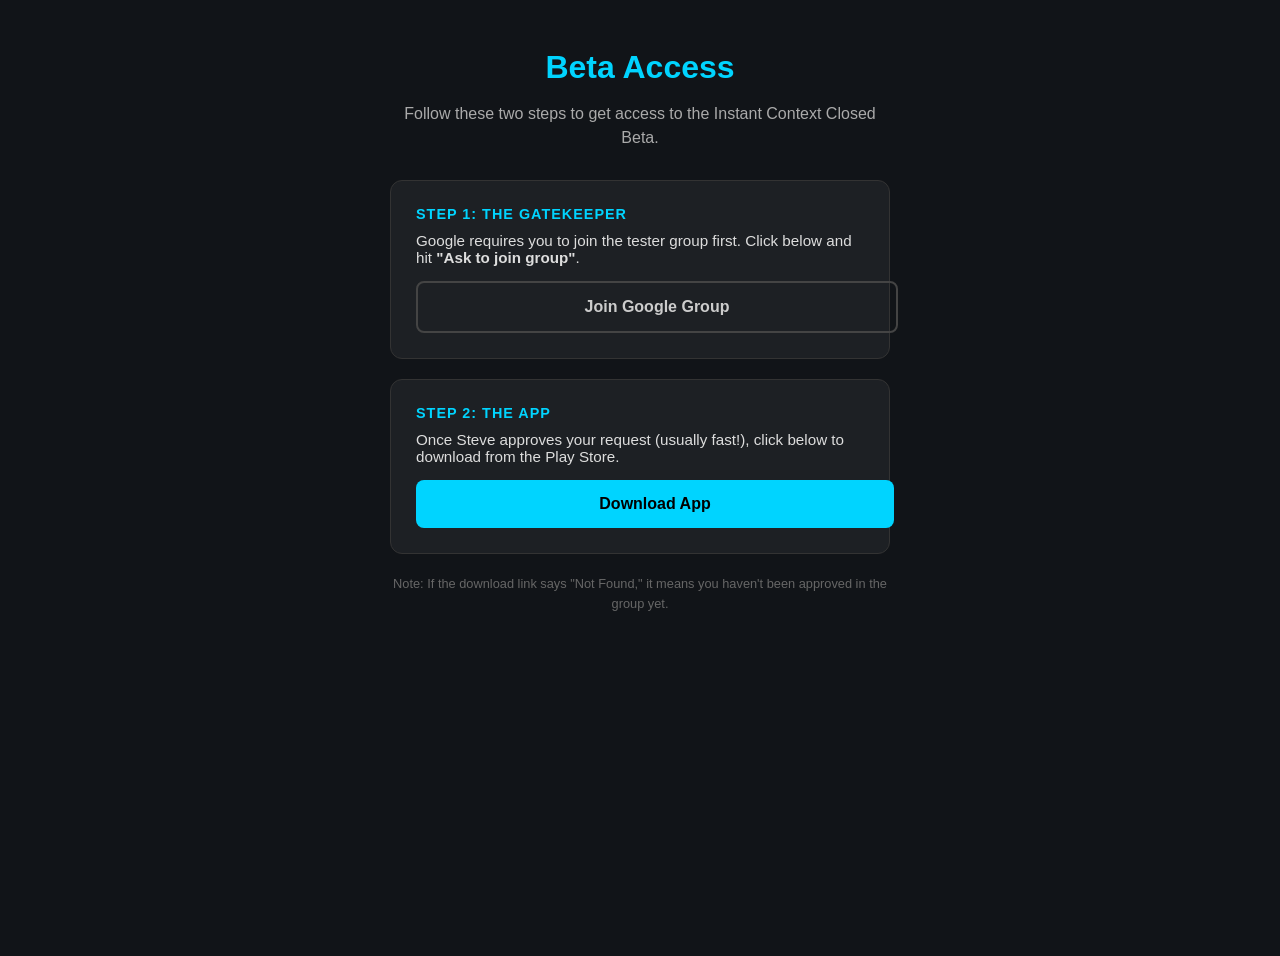
<file: beta.html>
<!DOCTYPE html>
<html lang="en">
<head>
    <meta charset="UTF-8">
    <meta name="viewport" content="width=device-width, initial-scale=1.0">
  <link rel="icon" href="/favicon.ico" sizes="any">
  <link rel="icon" href="/favicon-32.png" type="image/png" sizes="32x32">
  <link rel="icon" href="/favicon.png" type="image/png" sizes="512x512">
  <link rel="apple-touch-icon" href="/icon.png">
    <title>Instant Context - Beta Access</title>
    <style>
        body { font-family: sans-serif; background: #111418; color: white; padding: 20px; display: flex; flex-direction: column; align-items: center; min-height: 100vh; text-align: center; }
        .container { max-width: 500px; width: 100%; }
        h1 { color: #00d4ff; margin-bottom: 10px; }
        p { color: #aaa; line-height: 1.5; margin-bottom: 30px; }
        
        .card { background: rgba(255,255,255,0.05); padding: 25px; border-radius: 12px; border: 1px solid #333; margin-bottom: 20px; text-align: left; }
        .step-label { font-weight: bold; color: #00d4ff; font-size: 0.9rem; text-transform: uppercase; letter-spacing: 1px; margin-bottom: 10px; display: block; }
        .step-desc { font-size: 0.95rem; margin-bottom: 15px; display: block; color: #ddd; }
        
        .btn { display: block; width: 100%; padding: 15px; border-radius: 8px; text-decoration: none; text-align: center; font-weight: bold; font-size: 1rem; transition: 0.2s; border: none; cursor: pointer; }
        .btn-primary { background: #00d4ff; color: #000; }
        .btn-primary:hover { background: #00b8dd; }
        .btn-outline { background: transparent; border: 2px solid #444; color: #ccc; }
        .btn-outline:hover { border-color: #666; color: #fff; }
    </style>
</head>
<body>
    <div class="container">
        <h1>Beta Access</h1>
        <p>Follow these two steps to get access to the Instant Context Closed Beta.</p>

        <div class="card">
            <span class="step-label">Step 1: The Gatekeeper</span>
            <span class="step-desc">Google requires you to join the tester group first. Click below and hit <strong>"Ask to join group"</strong>.</span>
            <a href="https://groups.google.com/g/instant-context-testers" target="_blank" class="btn btn-outline">Join Google Group</a>
        </div>

        <div class="card">
            <span class="step-label">Step 2: The App</span>
            <span class="step-desc">Once Steve approves your request (usually fast!), click below to download from the Play Store.</span>
            <a href="https://play.google.com/apps/testing/com.instantcontext.app" target="_blank" class="btn btn-primary">Download App</a>
        </div>

        <p style="font-size: 0.8rem; margin-top: 20px; color: #666;">
            Note: If the download link says "Not Found," it means you haven't been approved in the group yet.
        </p>
    </div>
</body>
</html>
</file>
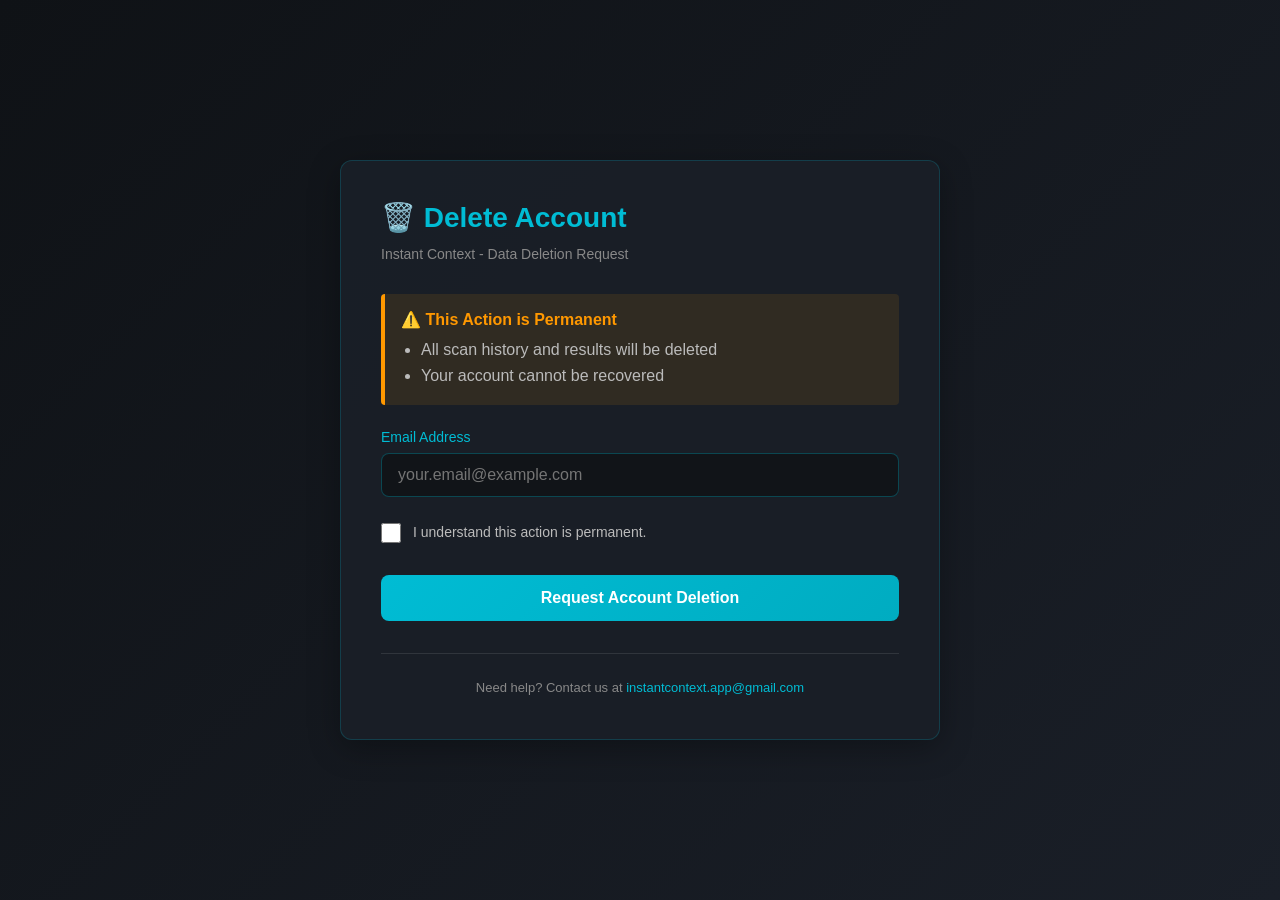
<file: delete-account.html>
<!DOCTYPE html>
<html lang="en">
<head>
  <meta charset="UTF-8">
  <meta name="viewport" content="width=device-width, initial-scale=1.0">
  <link rel="icon" href="/favicon.ico" sizes="any">
  <link rel="icon" href="/favicon-32.png" type="image/png" sizes="32x32">
  <link rel="icon" href="/favicon.png" type="image/png" sizes="512x512">
  <link rel="apple-touch-icon" href="/icon.png">
  <title>Delete Account - Instant Context</title>
  <meta name="description" content="Request permanent deletion of your Instant Context account and all associated data">
  <script src="https://www.google.com/recaptcha/api.js?render=6Ldj_E4sAAAAAGLM6zQy5--k21Lo4gxUYju3I8uU"></script>
  <style>
    /* I kept your EXACT styling here */
    * { margin: 0; padding: 0; box-sizing: border-box; }
    body {
      font-family: -apple-system, BlinkMacSystemFont, 'Segoe UI', Roboto, Oxygen, Ubuntu, Cantarell, sans-serif;
      background: linear-gradient(135deg, #0f1216 0%, #1a1f28 100%);
      color: #e0e0e0;
      min-height: 100vh;
      display: flex;
      align-items: center;
      justify-content: center;
      padding: 20px;
    }
    .container {
      max-width: 600px;
      width: 100%;
      background: rgba(26, 31, 40, 0.95);
      border: 1px solid rgba(0, 188, 212, 0.2);
      border-radius: 12px;
      padding: 40px;
      box-shadow: 0 8px 32px rgba(0, 0, 0, 0.3);
    }
    h1 { color: #00bcd4; font-size: 28px; margin-bottom: 12px; font-weight: 600; }
    .subtitle { color: #888; font-size: 14px; margin-bottom: 32px; }
    .warning-box {
      background: rgba(255, 152, 0, 0.1);
      border-left: 4px solid #ff9800;
      padding: 16px;
      margin-bottom: 24px;
      border-radius: 4px;
    }
    .warning-box h3 { color: #ff9800; font-size: 16px; margin-bottom: 8px; }
    .warning-box ul { margin-left: 20px; color: #bbb; line-height: 1.6; }
    .form-group { margin-bottom: 24px; }
    label { display: block; color: #00bcd4; font-size: 14px; font-weight: 500; margin-bottom: 8px; }
    input[type="email"] {
      width: 100%; padding: 12px 16px;
      background: rgba(15, 18, 22, 0.8);
      border: 1px solid rgba(0, 188, 212, 0.3);
      border-radius: 8px; color: #e0e0e0; font-size: 16px;
    }
    .checkbox-group { display: flex; align-items: flex-start; margin-bottom: 24px; gap: 12px; }
    input[type="checkbox"] { width: 20px; height: 20px; margin-top: 2px; cursor: pointer; accent-color: #00bcd4; }
    .checkbox-label { color: #bbb; font-size: 14px; line-height: 1.6; cursor: pointer; }
    .btn {
      width: 100%; padding: 14px;
      background: linear-gradient(135deg, #00bcd4 0%, #00acc1 100%);
      color: white; border: none; border-radius: 8px;
      font-size: 16px; font-weight: 600; cursor: pointer;
      transition: all 0.3s;
      text-decoration: none; display: block; text-align: center;
    }
    .btn:hover { transform: translateY(-2px); box-shadow: 0 4px 12px rgba(0, 188, 212, 0.4); }
    .footer { margin-top: 32px; padding-top: 24px; border-top: 1px solid rgba(255, 255, 255, 0.1); text-align: center; }
    .footer p { color: #888; font-size: 13px; line-height: 1.6; }
    .footer a { color: #00bcd4; text-decoration: none; }
  </style>
</head>
<body>
  <div class="container">
    <h1>🗑️ Delete Account</h1>
    <p class="subtitle">Instant Context - Data Deletion Request</p>

    <div class="warning-box">
      <h3>⚠️ This Action is Permanent</h3>
      <ul>
        <li>All scan history and results will be deleted</li>
        <li>Your account cannot be recovered</li>
      </ul>
    </div>

    <div class="form-group">
      <label for="email">Email Address</label>
      <input type="email" id="email" placeholder="your.email@example.com">
    </div>

    <div class="checkbox-group">
      <input type="checkbox" id="confirm">
      <label for="confirm" class="checkbox-label">
        I understand this action is permanent.
      </label>
    </div>

    <a href="#" class="btn" id="submitBtn" onclick="sendEmail()">Request Account Deletion</a>

    <div class="footer">
      <p>Need help? Contact us at <a href="mailto:instantcontext.app@gmail.com">instantcontext.app@gmail.com</a></p>
    </div>
  </div>

  <script>
    const SUPABASE_URL = 'https://wvmgtgeoemnkhcbvxeqw.supabase.co';
    const FUNCTION_URL = `${SUPABASE_URL}/functions/v1/request-account-deletion`;
    const RECAPTCHA_SITE_KEY = '6Ldj_E4sAAAAAGLM6zQy5--k21Lo4gxUYju3I8uU';

    async function sendEmail() {
      event.preventDefault();
      
      const email = document.getElementById('email').value.trim();
      const confirmed = document.getElementById('confirm').checked;
      const submitBtn = document.getElementById('submitBtn');

      if (!confirmed) {
        alert("Please check the box to confirm you understand this action is permanent.");
        return;
      }
      
      if (!email || !/^[^\s@]+@[^\s@]+\.[^\s@]+$/.test(email)) {
        alert("Please enter a valid email address.");
        return;
      }

      submitBtn.textContent = 'Verifying...';
      submitBtn.style.opacity = '0.5';
      submitBtn.style.pointerEvents = 'none';

      try {
        // Get reCAPTCHA token
        const recaptchaToken = await grecaptcha.execute(RECAPTCHA_SITE_KEY, { action: 'delete_account' });

        const response = await fetch(FUNCTION_URL, {
          method: 'POST',
          headers: { 'Content-Type': 'application/json' },
          body: JSON.stringify({ 
            email,
            recaptchaToken 
          }),
        });

        const data = await response.json();

        if (data.success) {
          alert(data.message || 'Request submitted! Check your email for confirmation.');
          document.getElementById('email').value = '';
          document.getElementById('confirm').checked = false;
        } else {
          alert(data.error || 'Failed to submit request. Please try again.');
        }
      } catch (error) {
        console.error('Error:', error);
        alert('Network error. Please check your connection and try again.');
      } finally {
        submitBtn.textContent = 'Request Account Deletion';
        submitBtn.style.opacity = '1';
        submitBtn.style.pointerEvents = 'auto';
      }
    }
  </script>
</body>
</html>
</file>
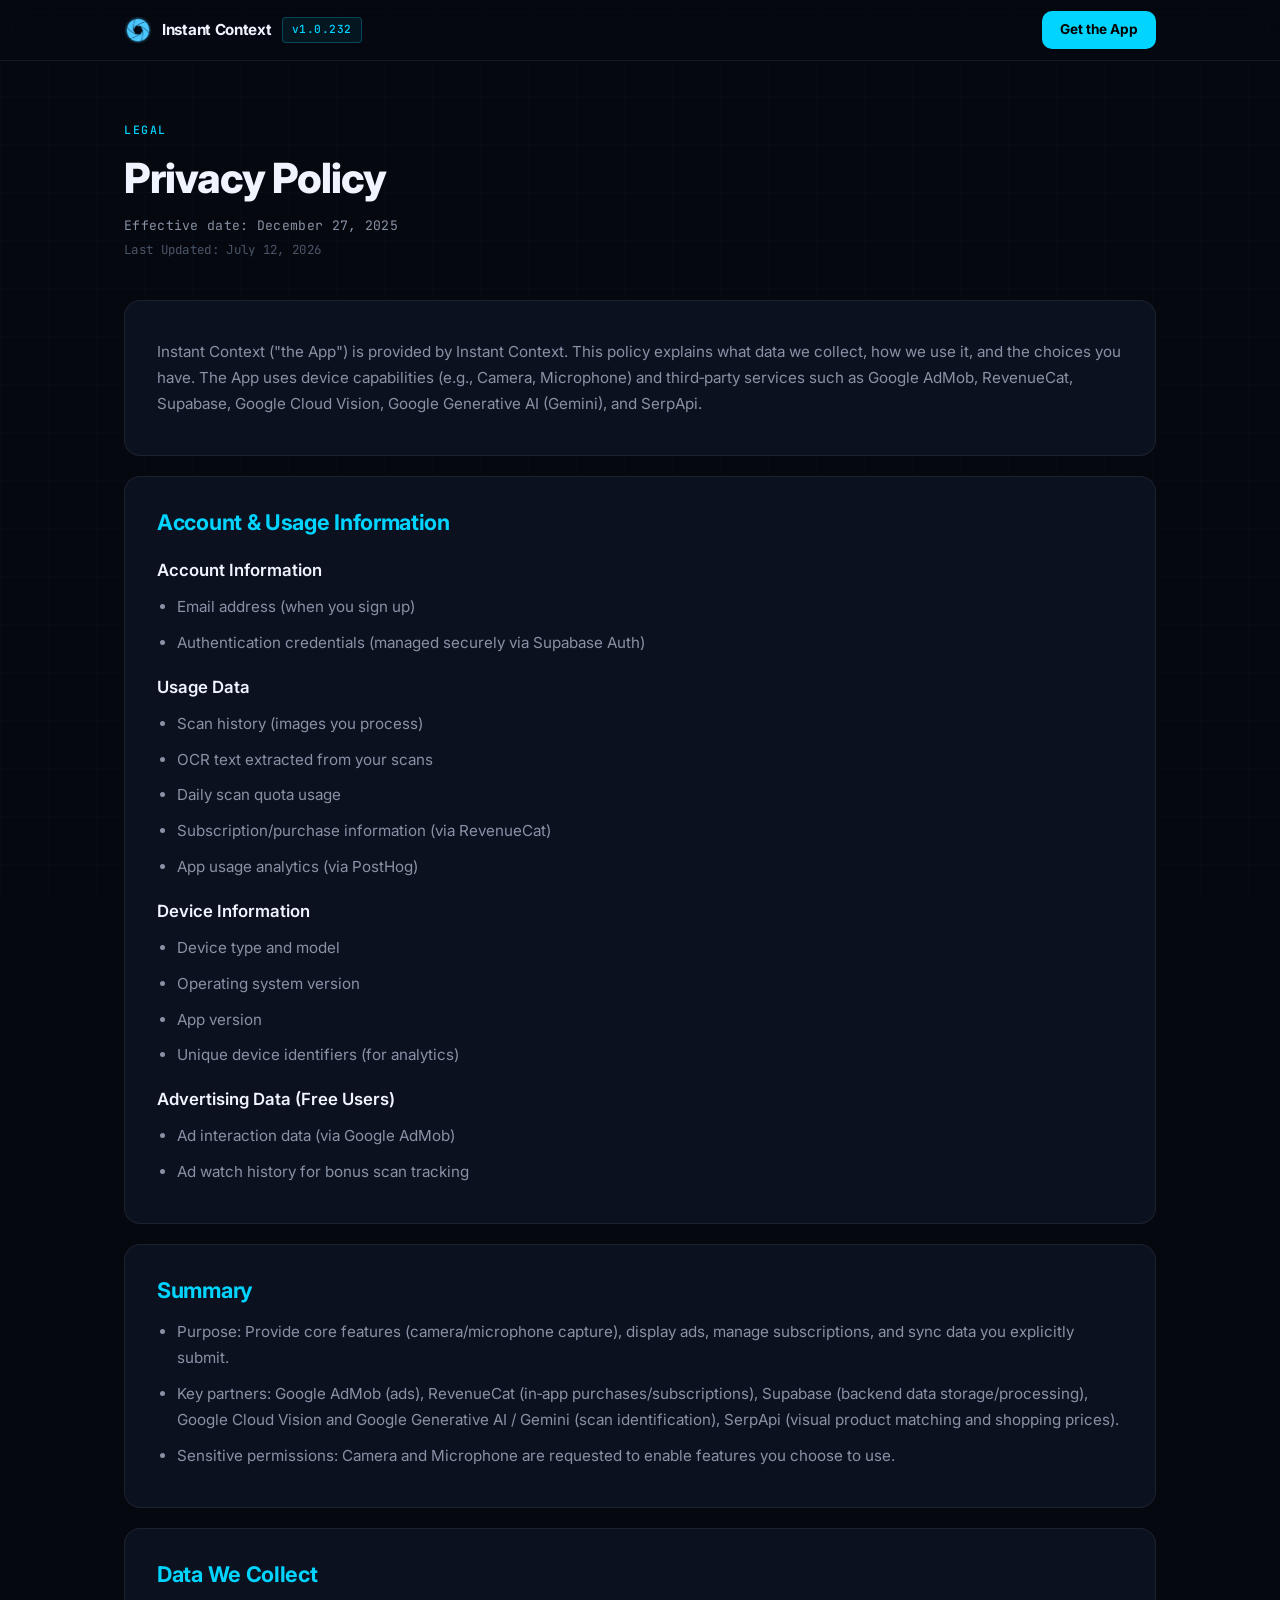
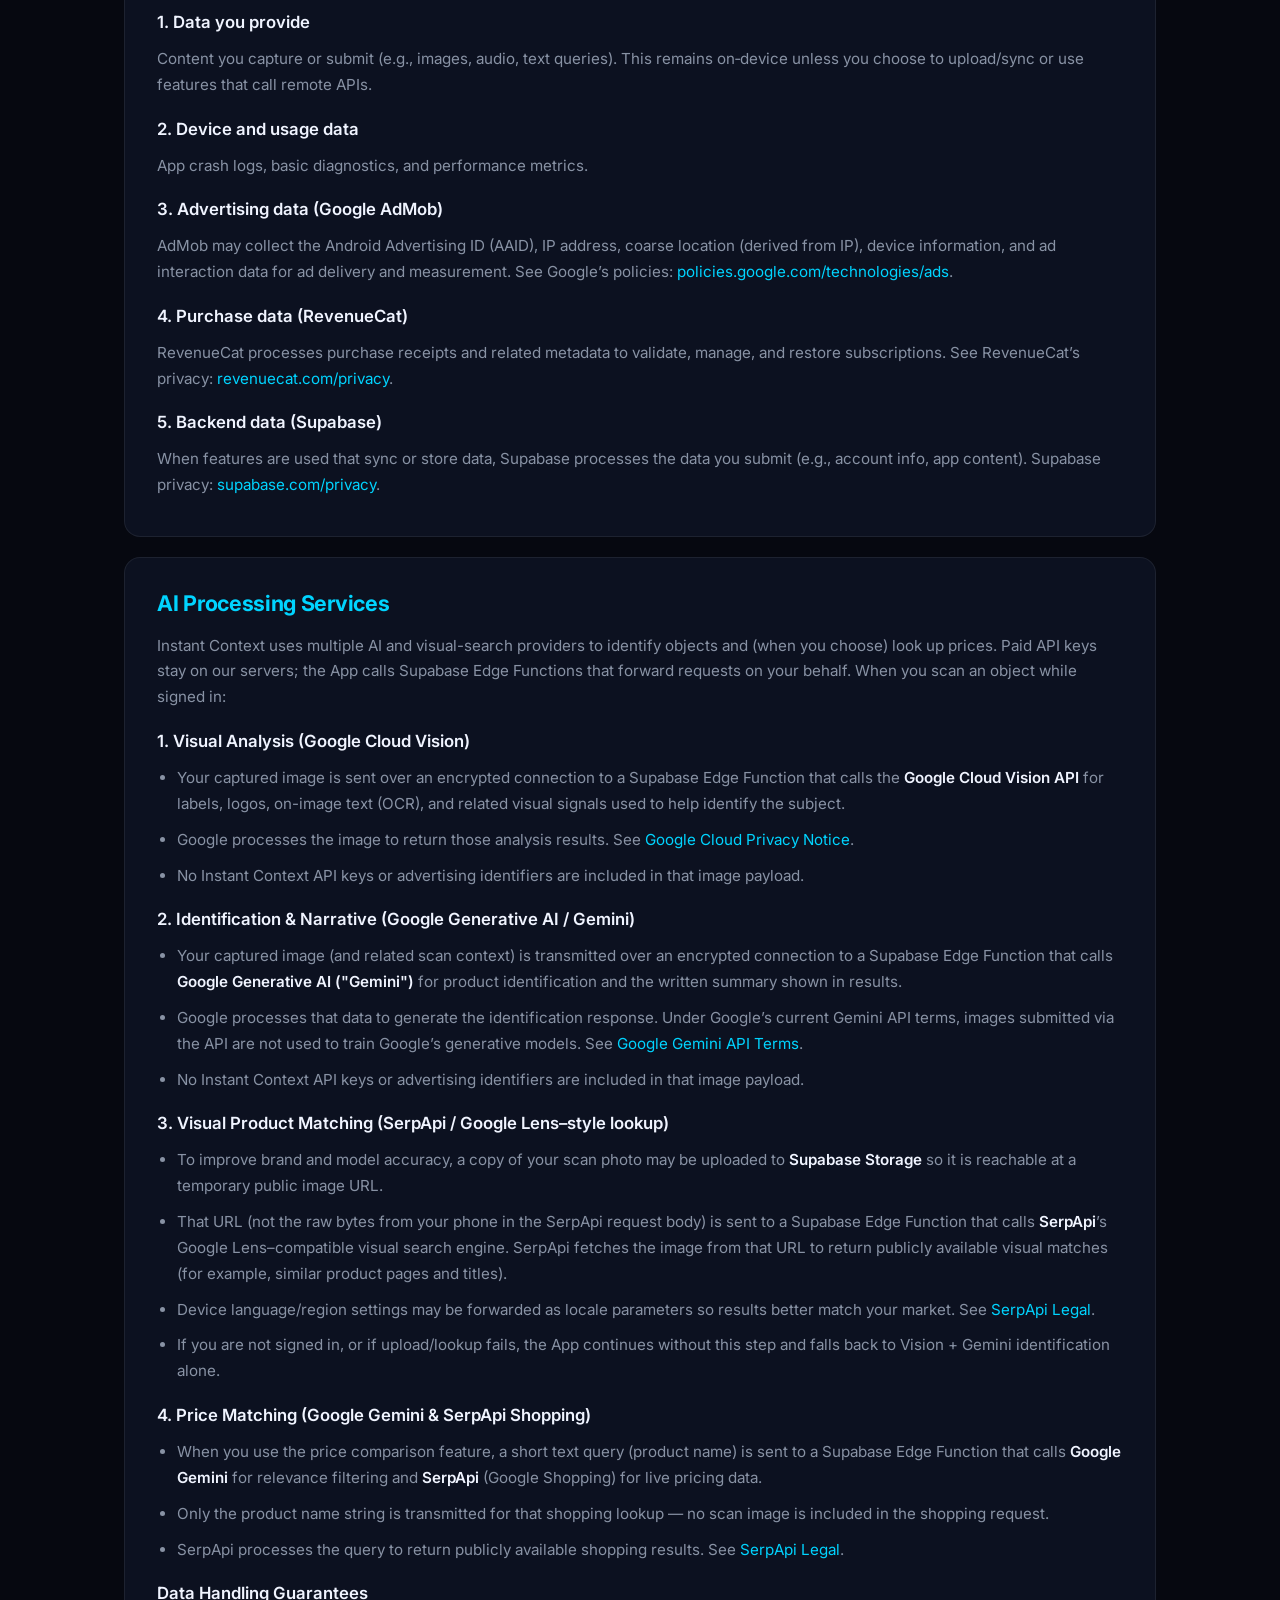
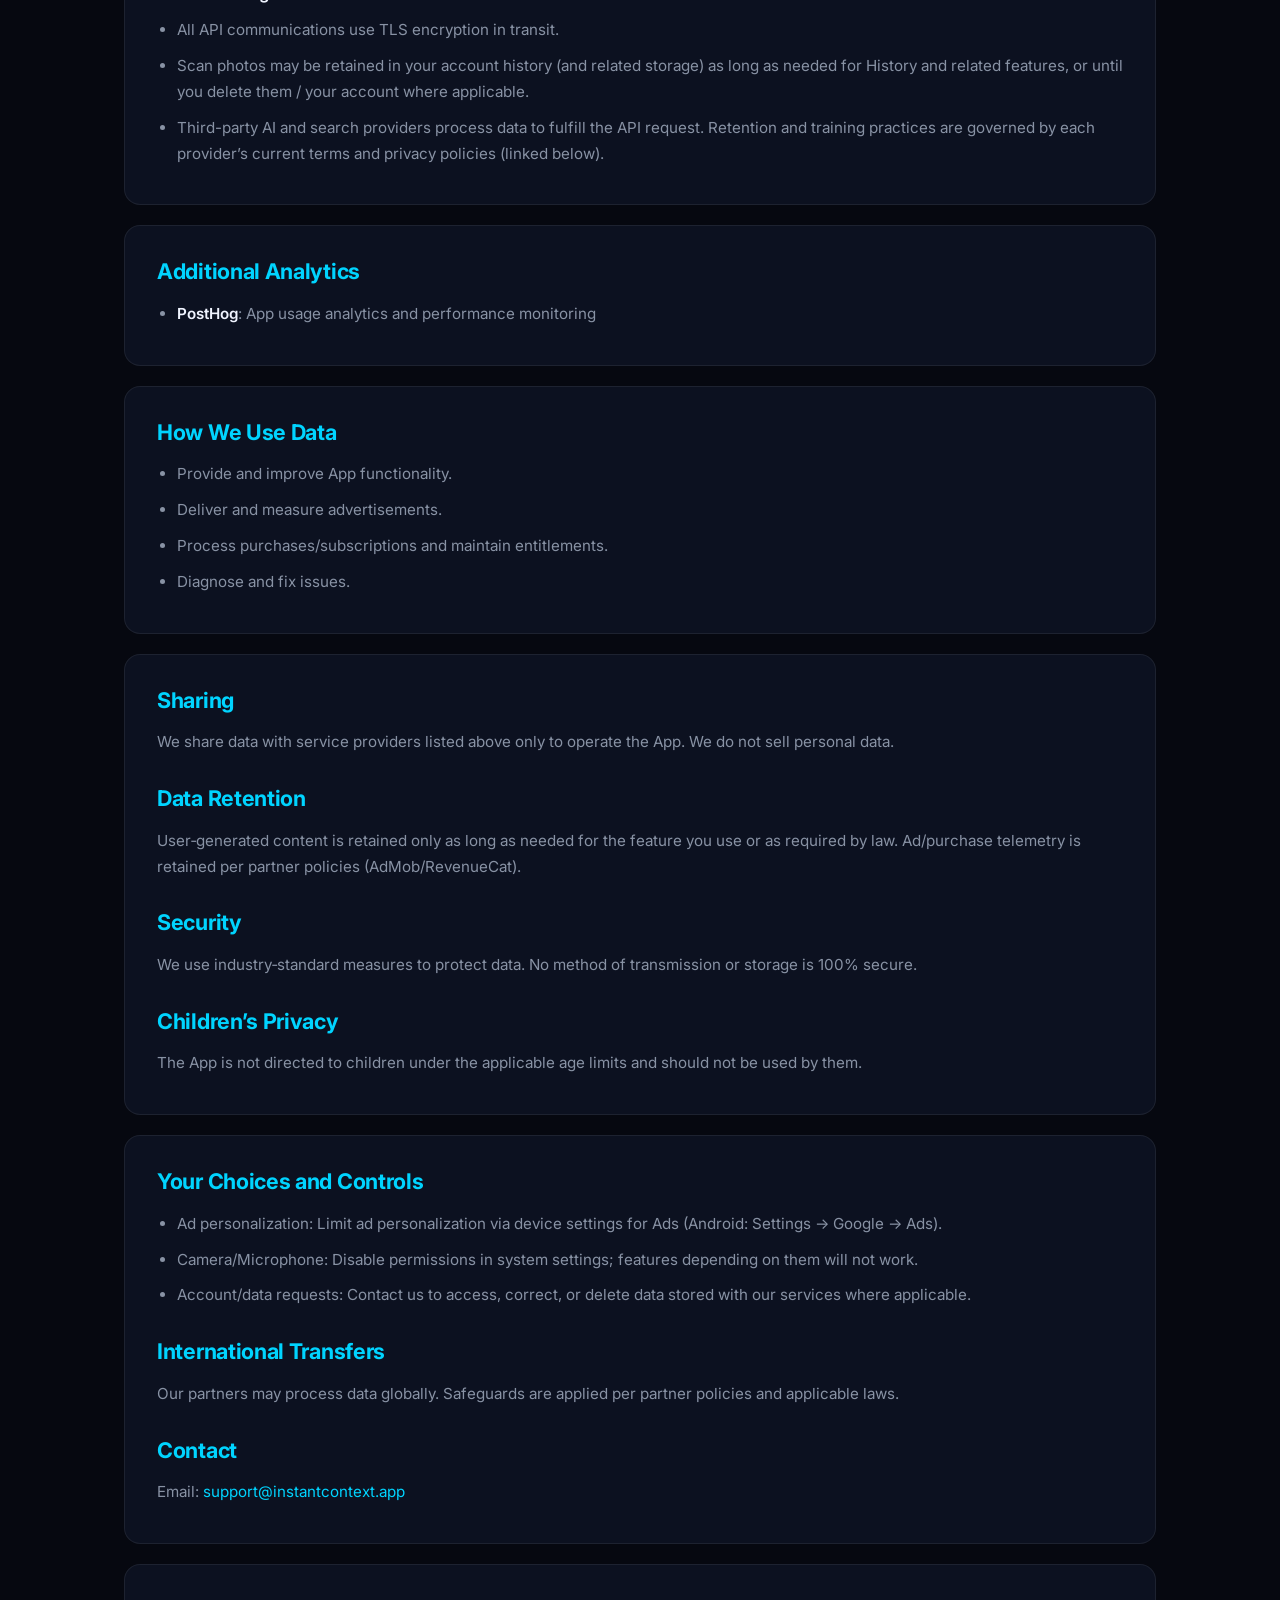
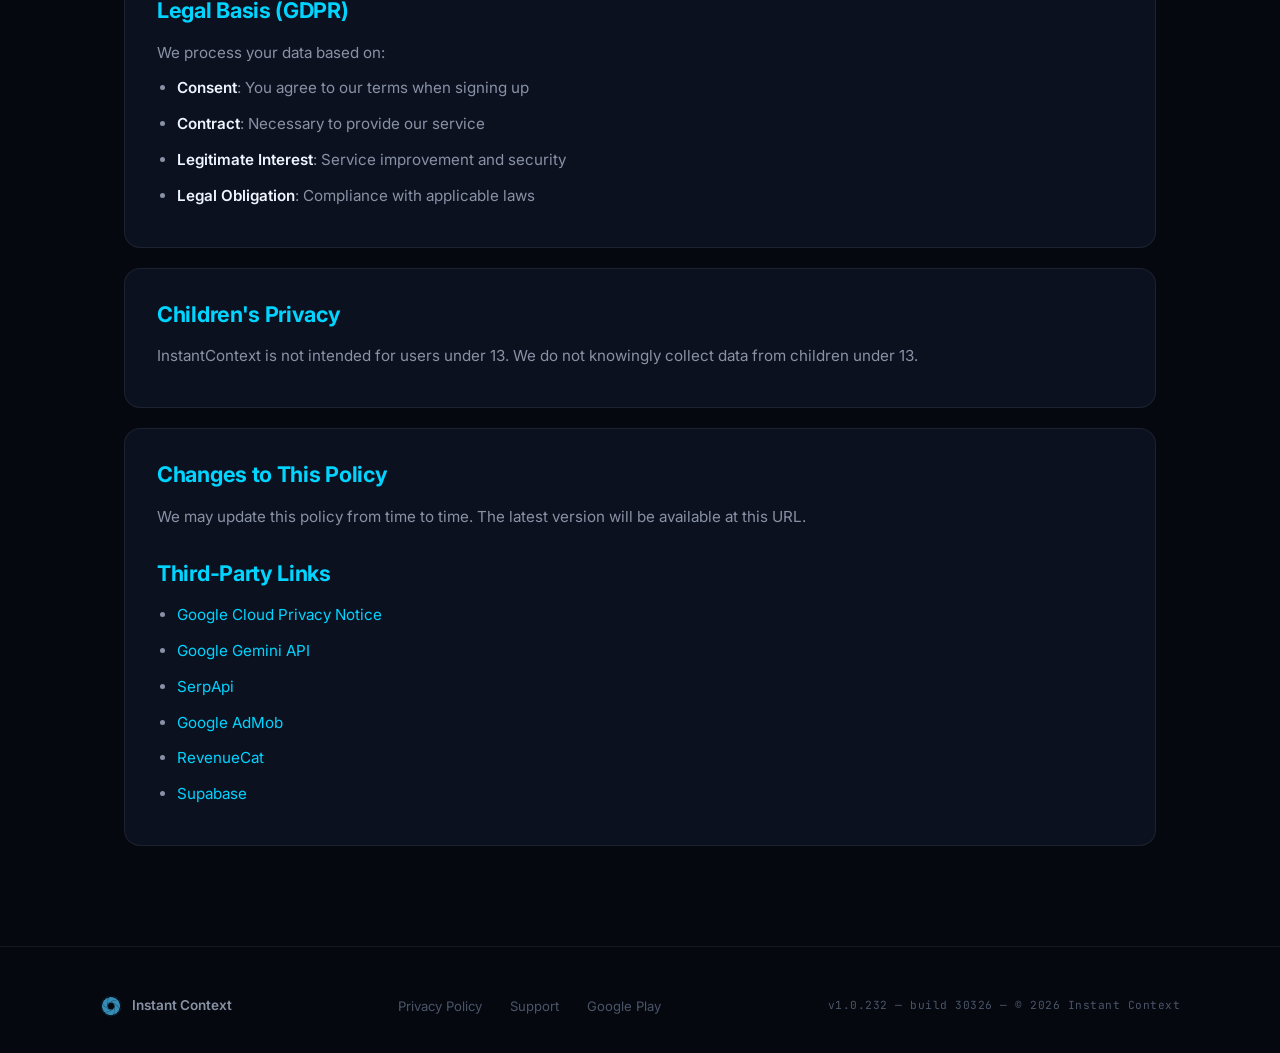
<file: privacy-policy.html>
<!DOCTYPE html>
<html lang="en">
<head>
  <meta charset="UTF-8">
  <meta name="viewport" content="width=device-width, initial-scale=1.0">
  <link rel="icon" href="/favicon.ico" sizes="any">
  <link rel="icon" href="/favicon-32.png" type="image/png" sizes="32x32">
  <link rel="icon" href="/favicon.png" type="image/png" sizes="512x512">
  <link rel="apple-touch-icon" href="/icon.png">
  <title>Instant Context &#8212; Privacy Policy</title>
  <meta name="description" content="Instant Context privacy policy — what data we collect, how we use it, and the choices you have.">
  <meta name="theme-color" content="#060810">
  <link rel="preconnect" href="https://fonts.googleapis.com">
  <link rel="preconnect" href="https://fonts.gstatic.com" crossorigin>
  <link href="https://fonts.googleapis.com/css2?family=Inter:wght@300;400;500;600;700;800&family=JetBrains+Mono:wght@400;500;600&display=swap" rel="stylesheet">
  <link rel="stylesheet" href="./css/site.css">
  <style>
    /* =============================================================
       RESET & BASE
    ============================================================= */
    *, *::before, *::after { margin: 0; padding: 0; box-sizing: border-box; }

    :root {
      --black:     #060810;
      --surface:   #0c1120;
      --surface-2: #111827;
      --border:    rgba(255,255,255,0.07);
      --border-hi: rgba(0,212,255,0.25);
      --cyan:      #00d4ff;
      --cyan-dim:  rgba(0,212,255,0.15);
      --cyan-glow: rgba(0,212,255,0.08);
      --red:       #ff3b5c;
      --text-hi:   #f0f4ff;
      --text-mid:  #8892a4;
      --text-lo:   #4a5568;
      --mono:      'JetBrains Mono', 'Courier New', monospace;
      --sans:      'Inter', -apple-system, BlinkMacSystemFont, sans-serif;
      --radius:    10px;
      --radius-lg: 16px;
    }

    html { scroll-behavior: smooth; }

    body {
      font-family: var(--sans);
      background-color: var(--black);
      color: var(--text-hi);
      line-height: 1.6;
      overflow-x: hidden;
      -webkit-font-smoothing: antialiased;
    }

    /* =============================================================
       GRID BACKGROUND
    ============================================================= */
    .grid-bg {
      position: fixed;
      inset: 0;
      pointer-events: none;
      z-index: 0;
      background-image:
        linear-gradient(rgba(0,212,255,0.025) 1px, transparent 1px),
        linear-gradient(90deg, rgba(0,212,255,0.025) 1px, transparent 1px);
      background-size: 48px 48px;
    }

    /* =============================================================
       LAYOUT
    ============================================================= */
    .wrap {
      position: relative;
      z-index: 1;
      max-width: 1080px;
      margin: 0 auto;
      padding: 0 24px;
    }

    /* =============================================================
       NAV
    ============================================================= */
    nav {
      position: sticky;
      top: 0;
      z-index: 100;
      border-bottom: 1px solid var(--border);
      background: rgba(6,8,16,0.88);
      backdrop-filter: blur(12px);
    }

    .nav-inner {
      display: flex;
      align-items: center;
      justify-content: space-between;
      height: 60px;
      max-width: 1080px;
      margin: 0 auto;
      padding: 0 24px;
    }

    .nav-brand {
      display: flex;
      align-items: center;
      gap: 10px;
      text-decoration: none;
    }

    .nav-brand img { height: 28px; width: auto; }

    .nav-brand-name {
      font-size: 0.95rem;
      font-weight: 700;
      color: var(--text-hi);
      letter-spacing: -0.3px;
    }

    .nav-pill {
      font-family: var(--mono);
      font-size: 0.7rem;
      font-weight: 500;
      color: var(--cyan);
      background: var(--cyan-glow);
      border: 1px solid var(--border-hi);
      padding: 3px 9px;
      border-radius: 4px;
      letter-spacing: 0.5px;
    }

    .nav-cta {
      display: inline-flex;
      align-items: center;
      gap: 6px;
      padding: 8px 18px;
      background: var(--cyan);
      color: #000;
      text-decoration: none;
      border-radius: var(--radius);
      font-size: 0.85rem;
      font-weight: 700;
      transition: opacity 0.15s;
    }

    .nav-cta:hover { opacity: 0.85; }

    /* =============================================================
       SECTION TYPOGRAPHY
    ============================================================= */
    .section-label {
      font-family: var(--mono);
      font-size: 0.72rem;
      font-weight: 500;
      color: var(--cyan);
      letter-spacing: 1.5px;
      text-transform: uppercase;
      margin-bottom: 16px;
    }

    .section-title {
      font-size: clamp(1.8rem, 3.5vw, 2.6rem);
      font-weight: 800;
      letter-spacing: -1px;
      color: var(--text-hi);
      line-height: 1.15;
      margin-bottom: 12px;
    }

    /* =============================================================
       FOOTER
    ============================================================= */
    footer {
      position: relative;
      z-index: 1;
      border-top: 1px solid var(--border);
      padding: 48px 24px 36px;
    }

    .footer-inner {
      max-width: 1080px;
      margin: 0 auto;
      display: flex;
      align-items: center;
      justify-content: space-between;
      flex-wrap: wrap;
      gap: 20px;
    }

    .footer-brand { display: flex; align-items: center; gap: 10px; }
    .footer-brand img { height: 22px; width: auto; opacity: 0.7; }
    .footer-name { font-size: 0.85rem; font-weight: 600; color: var(--text-mid); }

    .footer-links { display: flex; gap: 28px; flex-wrap: wrap; }

    .footer-links a {
      font-size: 0.82rem;
      color: var(--text-lo);
      text-decoration: none;
      transition: color 0.15s;
    }

    .footer-links a:hover { color: var(--text-mid); }

    .footer-meta {
      font-family: var(--mono);
      font-size: 0.7rem;
      color: var(--text-lo);
      letter-spacing: 0.5px;
    }

    /* =============================================================
       LEGAL PAGE
    ============================================================= */
    .legal-page {
      padding: 60px 24px 80px;
    }

    .legal-page header {
      margin-bottom: 40px;
    }

    .legal-meta {
      font-family: var(--mono);
      font-size: 0.82rem;
      color: var(--text-mid);
      letter-spacing: 0.3px;
      margin-top: 8px;
    }

    .legal-meta + .legal-meta {
      margin-top: 4px;
      font-size: 0.78rem;
      color: var(--text-lo);
    }

    .legal-card {
      background: var(--surface);
      border: 1px solid var(--border);
      border-radius: var(--radius-lg);
      padding: 28px 32px;
      margin-bottom: 20px;
    }

    .legal-card h2 {
      font-size: 1.35rem;
      font-weight: 700;
      color: var(--cyan);
      margin: 26px 0 12px;
      letter-spacing: -0.3px;
    }

    .legal-card h2:first-child { margin-top: 0; }

    .legal-card h3 {
      font-size: 1.05rem;
      font-weight: 600;
      color: var(--text-hi);
      margin: 18px 0 8px;
    }

    .legal-card p,
    .legal-card li {
      font-size: 0.95rem;
      color: var(--text-mid);
      margin: 10px 0;
      line-height: 1.7;
    }

    .legal-card ul { padding-left: 20px; margin: 8px 0; }

    .legal-card a { color: var(--cyan); text-decoration: none; transition: opacity 0.15s; }
    .legal-card a:hover { opacity: 0.8; }

    .legal-card strong { color: var(--text-hi); font-weight: 600; }

    /* =============================================================
       RESPONSIVE
    ============================================================= */
    @media (max-width: 560px) {
      .nav-pill { display: none; }
      .footer-inner { flex-direction: column; align-items: flex-start; gap: 16px; }
      .legal-page { padding: 40px 16px 60px; }
      .legal-card { padding: 20px 24px; }
    }
  </style>
</head>
<body>

  <div class="grid-bg"></div>

  <nav>
    <div class="nav-inner">
      <a href="/" class="nav-brand">
        <img src="./app-logo.png" alt="Instant Context">
        <span class="nav-brand-name">Instant Context</span>
        <span class="nav-pill" id="nav-version">v1.0.102</span>
      </a>
      <a href="https://play.google.com/store/apps/details?id=com.instantcontext.app"
         class="nav-cta" target="_blank" rel="noopener">
        Get the App
      </a>
    </div>
  </nav>

  <main class="wrap legal-page">
    <header>
      <div class="section-label">Legal</div>
      <h1 class="section-title">Privacy Policy</h1>
      <p class="legal-meta">Effective date: December 27, 2025</p>
      <p class="legal-meta">Last Updated: July 12, 2026</p>
    </header>

    <div class="legal-card">
      <p>Instant Context ("the App") is provided by Instant Context. This policy explains what data we collect, how we use it, and the choices you have. The App uses device capabilities (e.g., Camera, Microphone) and third‑party services such as Google AdMob, RevenueCat, Supabase, Google Cloud Vision, Google Generative AI (Gemini), and SerpApi.</p>
    </div>

    <div class="legal-card">
      <h2>Account &amp; Usage Information</h2>
      <h3>Account Information</h3>
      <ul>
        <li>Email address (when you sign up)</li>
        <li>Authentication credentials (managed securely via Supabase Auth)</li>
      </ul>
      <h3>Usage Data</h3>
      <ul>
        <li>Scan history (images you process)</li>
        <li>OCR text extracted from your scans</li>
        <li>Daily scan quota usage</li>
        <li>Subscription/purchase information (via RevenueCat)</li>
        <li>App usage analytics (via PostHog)</li>
      </ul>
      <h3>Device Information</h3>
      <ul>
        <li>Device type and model</li>
        <li>Operating system version</li>
        <li>App version</li>
        <li>Unique device identifiers (for analytics)</li>
      </ul>
      <h3>Advertising Data (Free Users)</h3>
      <ul>
        <li>Ad interaction data (via Google AdMob)</li>
        <li>Ad watch history for bonus scan tracking</li>
      </ul>
    </div>

    <div class="legal-card">
      <h2>Summary</h2>
      <ul>
        <li>Purpose: Provide core features (camera/microphone capture), display ads, manage subscriptions, and sync data you explicitly submit.</li>
        <li>Key partners: Google AdMob (ads), RevenueCat (in‑app purchases/subscriptions), Supabase (backend data storage/processing), Google Cloud Vision and Google Generative AI / Gemini (scan identification), SerpApi (visual product matching and shopping prices).</li>
        <li>Sensitive permissions: Camera and Microphone are requested to enable features you choose to use.</li>
      </ul>
    </div>

    <div class="legal-card">
      <h2>Data We Collect</h2>
      <h3>1. Data you provide</h3>
      <p>Content you capture or submit (e.g., images, audio, text queries). This remains on‑device unless you choose to upload/sync or use features that call remote APIs.</p>
      <h3>2. Device and usage data</h3>
      <p>App crash logs, basic diagnostics, and performance metrics.</p>
      <h3>3. Advertising data (Google AdMob)</h3>
      <p>AdMob may collect the Android Advertising ID (AAID), IP address, coarse location (derived from IP), device information, and ad interaction data for ad delivery and measurement. See Google’s policies: <a href="https://policies.google.com/technologies/ads" target="_blank" rel="noopener">policies.google.com/technologies/ads</a>.</p>
      <h3>4. Purchase data (RevenueCat)</h3>
      <p>RevenueCat processes purchase receipts and related metadata to validate, manage, and restore subscriptions. See RevenueCat’s privacy: <a href="https://www.revenuecat.com/privacy" target="_blank" rel="noopener">revenuecat.com/privacy</a>.</p>
      <h3>5. Backend data (Supabase)</h3>
      <p>When features are used that sync or store data, Supabase processes the data you submit (e.g., account info, app content). Supabase privacy: <a href="https://supabase.com/privacy" target="_blank" rel="noopener">supabase.com/privacy</a>.</p>
    </div>

    <div class="legal-card">
      <h2>AI Processing Services</h2>
      <p>Instant Context uses multiple AI and visual-search providers to identify objects and (when you choose) look up prices. Paid API keys stay on our servers; the App calls Supabase Edge Functions that forward requests on your behalf. When you scan an object while signed in:</p>
      <h3>1. Visual Analysis (Google Cloud Vision)</h3>
      <ul>
        <li>Your captured image is sent over an encrypted connection to a Supabase Edge Function that calls the <strong>Google Cloud Vision API</strong> for labels, logos, on-image text (OCR), and related visual signals used to help identify the subject.</li>
        <li>Google processes the image to return those analysis results. See <a href="https://cloud.google.com/terms/cloud-privacy-notice" target="_blank" rel="noopener">Google Cloud Privacy Notice</a>.</li>
        <li>No Instant Context API keys or advertising identifiers are included in that image payload.</li>
      </ul>
      <h3>2. Identification &amp; Narrative (Google Generative AI / Gemini)</h3>
      <ul>
        <li>Your captured image (and related scan context) is transmitted over an encrypted connection to a Supabase Edge Function that calls <strong>Google Generative AI ("Gemini")</strong> for product identification and the written summary shown in results.</li>
        <li>Google processes that data to generate the identification response. Under Google’s current Gemini API terms, images submitted via the API are not used to train Google’s generative models. See <a href="https://ai.google.dev/gemini-api/terms" target="_blank" rel="noopener">Google Gemini API Terms</a>.</li>
        <li>No Instant Context API keys or advertising identifiers are included in that image payload.</li>
      </ul>
      <h3>3. Visual Product Matching (SerpApi / Google Lens–style lookup)</h3>
      <ul>
        <li>To improve brand and model accuracy, a copy of your scan photo may be uploaded to <strong>Supabase Storage</strong> so it is reachable at a temporary public image URL.</li>
        <li>That URL (not the raw bytes from your phone in the SerpApi request body) is sent to a Supabase Edge Function that calls <strong>SerpApi</strong>’s Google Lens–compatible visual search engine. SerpApi fetches the image from that URL to return publicly available visual matches (for example, similar product pages and titles).</li>
        <li>Device language/region settings may be forwarded as locale parameters so results better match your market. See <a href="https://serpapi.com/legal" target="_blank" rel="noopener">SerpApi Legal</a>.</li>
        <li>If you are not signed in, or if upload/lookup fails, the App continues without this step and falls back to Vision + Gemini identification alone.</li>
      </ul>
      <h3>4. Price Matching (Google Gemini &amp; SerpApi Shopping)</h3>
      <ul>
        <li>When you use the price comparison feature, a short text query (product name) is sent to a Supabase Edge Function that calls <strong>Google Gemini</strong> for relevance filtering and <strong>SerpApi</strong> (Google Shopping) for live pricing data.</li>
        <li>Only the product name string is transmitted for that shopping lookup — no scan image is included in the shopping request.</li>
        <li>SerpApi processes the query to return publicly available shopping results. See <a href="https://serpapi.com/legal" target="_blank" rel="noopener">SerpApi Legal</a>.</li>
      </ul>
      <h3>Data Handling Guarantees</h3>
      <ul>
        <li>All API communications use TLS encryption in transit.</li>
        <li>Scan photos may be retained in your account history (and related storage) as long as needed for History and related features, or until you delete them / your account where applicable.</li>
        <li>Third-party AI and search providers process data to fulfill the API request. Retention and training practices are governed by each provider’s current terms and privacy policies (linked below).</li>
      </ul>
    </div>

    <div class="legal-card">
      <h2>Additional Analytics</h2>
      <ul>
        <li><strong>PostHog</strong>: App usage analytics and performance monitoring</li>
      </ul>
    </div>

    <div class="legal-card">
      <h2>How We Use Data</h2>
      <ul>
        <li>Provide and improve App functionality.</li>
        <li>Deliver and measure advertisements.</li>
        <li>Process purchases/subscriptions and maintain entitlements.</li>
        <li>Diagnose and fix issues.</li>
      </ul>
    </div>

    <div class="legal-card">
      <h2>Sharing</h2>
      <p>We share data with service providers listed above only to operate the App. We do not sell personal data.</p>
      <h2>Data Retention</h2>
      <p>User‑generated content is retained only as long as needed for the feature you use or as required by law. Ad/purchase telemetry is retained per partner policies (AdMob/RevenueCat).</p>
      <h2>Security</h2>
      <p>We use industry‑standard measures to protect data. No method of transmission or storage is 100% secure.</p>
      <h2>Children’s Privacy</h2>
      <p>The App is not directed to children under the applicable age limits and should not be used by them.</p>
    </div>

    <div class="legal-card">
      <h2>Your Choices and Controls</h2>
      <ul>
        <li>Ad personalization: Limit ad personalization via device settings for Ads (Android: Settings → Google → Ads).</li>
        <li>Camera/Microphone: Disable permissions in system settings; features depending on them will not work.</li>
        <li>Account/data requests: Contact us to access, correct, or delete data stored with our services where applicable.</li>
      </ul>
      <h2>International Transfers</h2>
      <p>Our partners may process data globally. Safeguards are applied per partner policies and applicable laws.</p>
      <h2>Contact</h2>
      <p>Email: <a href="mailto:support@instantcontext.app">support@instantcontext.app</a></p>
    </div>

    <div class="legal-card">
      <h2>Legal Basis (GDPR)</h2>
      <p>We process your data based on:</p>
      <ul>
        <li><strong>Consent</strong>: You agree to our terms when signing up</li>
        <li><strong>Contract</strong>: Necessary to provide our service</li>
        <li><strong>Legitimate Interest</strong>: Service improvement and security</li>
        <li><strong>Legal Obligation</strong>: Compliance with applicable laws</li>
      </ul>
    </div>

    <div class="legal-card">
      <h2>Children's Privacy</h2>
      <p>InstantContext is not intended for users under 13. We do not knowingly collect data from children under 13.</p>
    </div>

    <div class="legal-card">
      <h2>Changes to This Policy</h2>
      <p>We may update this policy from time to time. The latest version will be available at this URL.</p>
      <h2>Third‑Party Links</h2>
      <ul>
        <li><a href="https://cloud.google.com/terms/cloud-privacy-notice" target="_blank" rel="noopener">Google Cloud Privacy Notice</a></li>
        <li><a href="https://ai.google.dev/gemini-api/terms" target="_blank" rel="noopener">Google Gemini API</a></li>
        <li><a href="https://serpapi.com/legal" target="_blank" rel="noopener">SerpApi</a></li>
        <li><a href="https://policies.google.com/technologies/ads" target="_blank" rel="noopener">Google AdMob</a></li>
        <li><a href="https://www.revenuecat.com/privacy" target="_blank" rel="noopener">RevenueCat</a></li>
        <li><a href="https://supabase.com/privacy" target="_blank" rel="noopener">Supabase</a></li>
      </ul>
    </div>
  </main>

  <footer>
    <div class="footer-inner">
      <div class="footer-brand">
        <img src="./app-logo.png" alt="Instant Context">
        <span class="footer-name">Instant Context</span>
      </div>

      <div class="footer-links">
        <a href="/privacy-policy.html">Privacy Policy</a>
        <a href="mailto:support@instantcontext.app">Support</a>
        <a href="https://play.google.com/store/apps/details?id=com.instantcontext.app"
           target="_blank" rel="noopener">Google Play</a>
      </div>

      <div class="footer-meta" id="footer-version">
        v1.0.102 &mdash; build 30196 &mdash; &copy; 2026 Instant Context
      </div>
    </div>
  </footer>

  <script>
    fetch('./version.json')
      .then(function(r) { return r.json(); })
      .then(function(v) {
        var nav = document.getElementById('nav-version');
        var footer = document.getElementById('footer-version');
        if (nav) nav.textContent = 'v' + v.version;
        if (footer) footer.textContent = 'v' + v.version + ' \u2014 build ' + v.build + ' \u2014 \u00A9 2026 Instant Context';
      })
      .catch(function() {});
  </script>
</body>
</html>
</file>
<file: css/site.css>
/* Instant Context — shared website styles (see WEBSITE_STYLE_GUIDE.md)
 *
 * NOTE: Each page also carries these styles inline so the page renders
 * correctly regardless of whether this file loads (file://, offline, etc.).
 * This file is the canonical reference and is loaded from Vercel in production.
 * Keep this file and each page's inline <style> block in sync.
 */

/* =============================================================
   RESET & BASE
============================================================= */
*, *::before, *::after { margin: 0; padding: 0; box-sizing: border-box; }

:root {
  --black:     #060810;
  --surface:   #0c1120;
  --surface-2: #111827;
  --border:    rgba(255,255,255,0.07);
  --border-hi: rgba(0,212,255,0.25);
  --cyan:      #00d4ff;
  --cyan-dim:  rgba(0,212,255,0.15);
  --cyan-glow: rgba(0,212,255,0.08);
  --red:       #ff3b5c;
  --text-hi:   #f0f4ff;
  --text-mid:  #8892a4;
  --text-lo:   #4a5568;
  --mono:      'JetBrains Mono', 'Courier New', monospace;
  --sans:      'Inter', -apple-system, BlinkMacSystemFont, sans-serif;
  --radius:    10px;
  --radius-lg: 16px;
}

html { scroll-behavior: smooth; }

body {
  font-family: var(--sans);
  background-color: var(--black);
  color: var(--text-hi);
  line-height: 1.6;
  overflow-x: hidden;
  -webkit-font-smoothing: antialiased;
}

/* =============================================================
   GRID BACKGROUND
============================================================= */
.grid-bg {
  position: fixed;
  inset: 0;
  pointer-events: none;
  z-index: 0;
  background-image:
    linear-gradient(rgba(0,212,255,0.025) 1px, transparent 1px),
    linear-gradient(90deg, rgba(0,212,255,0.025) 1px, transparent 1px);
  background-size: 48px 48px;
}

/* =============================================================
   LAYOUT
============================================================= */
.wrap {
  position: relative;
  z-index: 1;
  max-width: 1080px;
  margin: 0 auto;
  padding: 0 24px;
}

/* =============================================================
   NAV
============================================================= */
nav {
  position: sticky;
  top: 0;
  z-index: 100;
  border-bottom: 1px solid var(--border);
  background: rgba(6,8,16,0.88);
  backdrop-filter: blur(12px);
}

.nav-inner {
  display: flex;
  align-items: center;
  justify-content: space-between;
  height: 60px;
  max-width: 1080px;
  margin: 0 auto;
  padding: 0 24px;
}

.nav-brand {
  display: flex;
  align-items: center;
  gap: 10px;
  text-decoration: none;
}

.nav-brand img { height: 28px; width: auto; }

.nav-brand-name {
  font-size: 0.95rem;
  font-weight: 700;
  color: var(--text-hi);
  letter-spacing: -0.3px;
}

.nav-pill {
  font-family: var(--mono);
  font-size: 0.7rem;
  font-weight: 500;
  color: var(--cyan);
  background: var(--cyan-glow);
  border: 1px solid var(--border-hi);
  padding: 3px 9px;
  border-radius: 4px;
  letter-spacing: 0.5px;
}

.nav-cta {
  display: inline-flex;
  align-items: center;
  gap: 6px;
  padding: 8px 18px;
  background: var(--cyan);
  color: #000;
  text-decoration: none;
  border-radius: var(--radius);
  font-size: 0.85rem;
  font-weight: 700;
  transition: opacity 0.15s;
}

.nav-cta:hover { opacity: 0.85; }

/* =============================================================
   BUTTONS
============================================================= */
.btn-primary {
  display: inline-flex;
  align-items: center;
  gap: 8px;
  padding: 13px 26px;
  background: var(--cyan);
  color: #000;
  text-decoration: none;
  border-radius: var(--radius);
  font-size: 0.9rem;
  font-weight: 700;
  transition: opacity 0.15s, transform 0.15s;
}

.btn-primary:hover { opacity: 0.88; transform: translateY(-1px); }

.btn-secondary {
  display: inline-flex;
  align-items: center;
  gap: 8px;
  padding: 12px 24px;
  border: 1px solid var(--border-hi);
  color: var(--cyan);
  text-decoration: none;
  border-radius: var(--radius);
  font-size: 0.9rem;
  font-weight: 600;
  background: var(--cyan-glow);
  transition: background 0.15s, border-color 0.15s, transform 0.15s;
}

.btn-secondary:hover {
  background: var(--cyan-dim);
  border-color: var(--cyan);
  transform: translateY(-1px);
}

/* =============================================================
   SECTION TYPOGRAPHY
============================================================= */
.section-label {
  font-family: var(--mono);
  font-size: 0.72rem;
  font-weight: 500;
  color: var(--cyan);
  letter-spacing: 1.5px;
  text-transform: uppercase;
  margin-bottom: 16px;
}

.section-title {
  font-size: clamp(1.8rem, 3.5vw, 2.6rem);
  font-weight: 800;
  letter-spacing: -1px;
  color: var(--text-hi);
  line-height: 1.15;
  margin-bottom: 12px;
}

/* =============================================================
   FOOTER
============================================================= */
footer {
  position: relative;
  z-index: 1;
  border-top: 1px solid var(--border);
  padding: 48px 24px 36px;
}

.footer-inner {
  max-width: 1080px;
  margin: 0 auto;
  display: flex;
  align-items: center;
  justify-content: space-between;
  flex-wrap: wrap;
  gap: 20px;
}

.footer-brand { display: flex; align-items: center; gap: 10px; }
.footer-brand img { height: 22px; width: auto; opacity: 0.7; }
.footer-name { font-size: 0.85rem; font-weight: 600; color: var(--text-mid); }

.footer-links { display: flex; gap: 28px; flex-wrap: wrap; }

.footer-links a {
  font-size: 0.82rem;
  color: var(--text-lo);
  text-decoration: none;
  transition: color 0.15s;
}

.footer-links a:hover { color: var(--text-mid); }

.footer-meta {
  font-family: var(--mono);
  font-size: 0.7rem;
  color: var(--text-lo);
  letter-spacing: 0.5px;
}

/* =============================================================
   LEGAL PAGES (privacy policy, etc.)
============================================================= */
.legal-page {
  padding: 60px 24px 80px;
}

.legal-page header {
  margin-bottom: 40px;
}

.legal-meta {
  font-family: var(--mono);
  font-size: 0.82rem;
  color: var(--text-mid);
  letter-spacing: 0.3px;
  margin-top: 8px;
}

.legal-meta + .legal-meta {
  margin-top: 4px;
  font-size: 0.78rem;
  color: var(--text-lo);
}

.legal-card {
  background: var(--surface);
  border: 1px solid var(--border);
  border-radius: var(--radius-lg);
  padding: 28px 32px;
  margin-bottom: 20px;
}

.legal-card:first-of-type h2 {
  margin-top: 0;
}

.legal-card h2 {
  font-size: 1.35rem;
  font-weight: 700;
  color: var(--cyan);
  margin: 26px 0 12px;
  letter-spacing: -0.3px;
}

.legal-card h2:first-child {
  margin-top: 0;
}

.legal-card h3 {
  font-size: 1.05rem;
  font-weight: 600;
  color: var(--text-hi);
  margin: 18px 0 8px;
}

.legal-card p,
.legal-card li {
  font-size: 0.95rem;
  color: var(--text-mid);
  margin: 10px 0;
  line-height: 1.7;
}

.legal-card ul {
  padding-left: 20px;
  margin: 8px 0;
}

.legal-card a {
  color: var(--cyan);
  text-decoration: none;
  transition: opacity 0.15s;
}

.legal-card a:hover {
  opacity: 0.8;
}

.legal-card strong {
  color: var(--text-hi);
  font-weight: 600;
}

/* =============================================================
   RESPONSIVE (shared chrome)
============================================================= */
@media (max-width: 560px) {
  .nav-pill { display: none; }
  .footer-inner { flex-direction: column; align-items: flex-start; gap: 16px; }
  .legal-page { padding: 40px 16px 60px; }
  .legal-card { padding: 20px 24px; }
}
</file>
